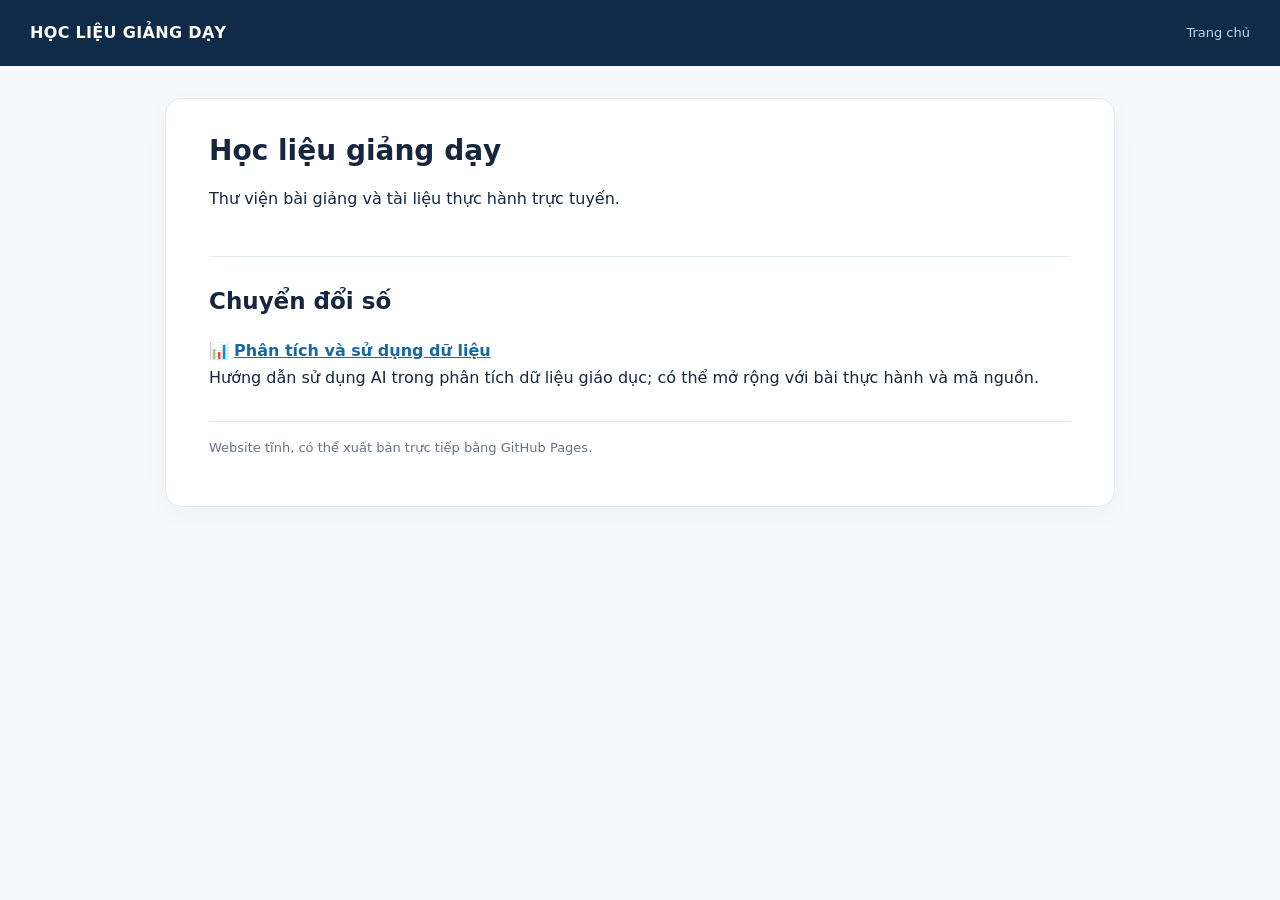
<file: index.html>
<!doctype html><html lang="vi"><head><meta charset="utf-8"><meta name="viewport" content="width=device-width,initial-scale=1"><title>Học liệu giảng dạy</title><link rel="stylesheet" href="assets/style.css"></head><body><header class="top"><span class="brand">HỌC LIỆU GIẢNG DẠY</span><span class="crumbs">Trang chủ</span></header><main class="article" style="max-width:950px;margin:32px auto"><h1>Học liệu giảng dạy</h1><p>Thư viện bài giảng và tài liệu thực hành trực tuyến.</p><h2>Chuyển đổi số</h2><p>📊 <a href="chuyen-doi-so/phan-tich-va-su-dung-du-lieu/index.html"><strong>Phân tích và sử dụng dữ liệu</strong></a><br>Hướng dẫn sử dụng AI trong phân tích dữ liệu giáo dục; có thể mở rộng với bài thực hành và mã nguồn.</p><p class="footer">Website tĩnh, có thể xuất bản trực tiếp bằng GitHub Pages.</p></main></body></html>
</file>
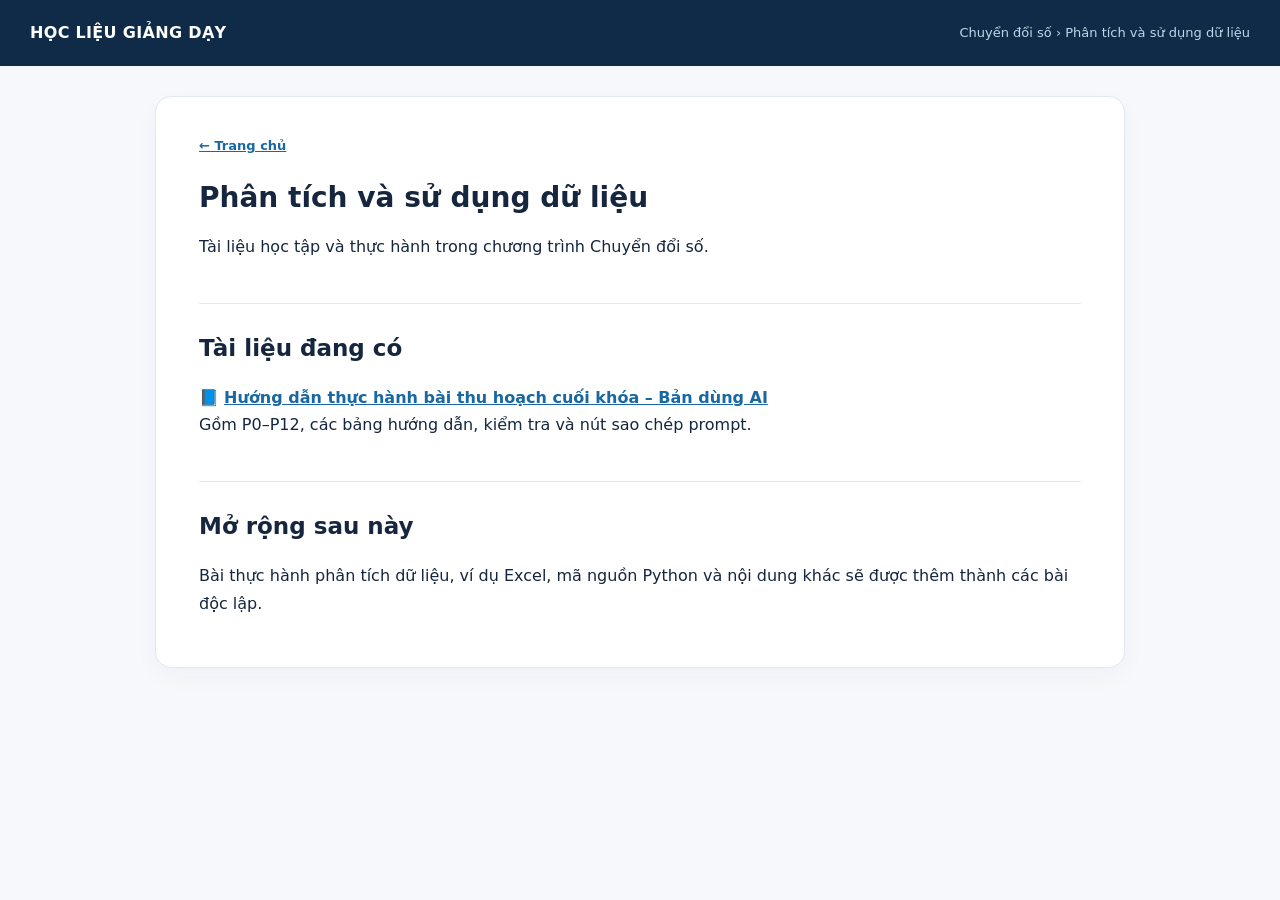
<file: chuyen-doi-so/phan-tich-va-su-dung-du-lieu/index.html>
<!doctype html><html lang="vi"><head><meta charset="utf-8"><meta name="viewport" content="width=device-width,initial-scale=1"><title>Phân tích và sử dụng dữ liệu</title><link rel="stylesheet" href="../../assets/style.css"></head><body><header class="top"><a class="brand" href="../../index.html">HỌC LIỆU GIẢNG DẠY</a><span class="crumbs">Chuyển đổi số › Phân tích và sử dụng dữ liệu</span></header><main class="article" style="max-width:970px;margin:30px auto"><a class="back" href="../../index.html">← Trang chủ</a><h1 style="margin-top:22px">Phân tích và sử dụng dữ liệu</h1><p>Tài liệu học tập và thực hành trong chương trình Chuyển đổi số.</p><h2>Tài liệu đang có</h2><p>📘 <a href="bai-thu-hoach-cuoi-khoa/index.html"><strong>Hướng dẫn thực hành bài thu hoạch cuối khóa – Bản dùng AI</strong></a><br>Gồm P0–P12, các bảng hướng dẫn, kiểm tra và nút sao chép prompt.</p><h2>Mở rộng sau này</h2><p>Bài thực hành phân tích dữ liệu, ví dụ Excel, mã nguồn Python và nội dung khác sẽ được thêm thành các bài độc lập.</p></main></body></html>
</file>
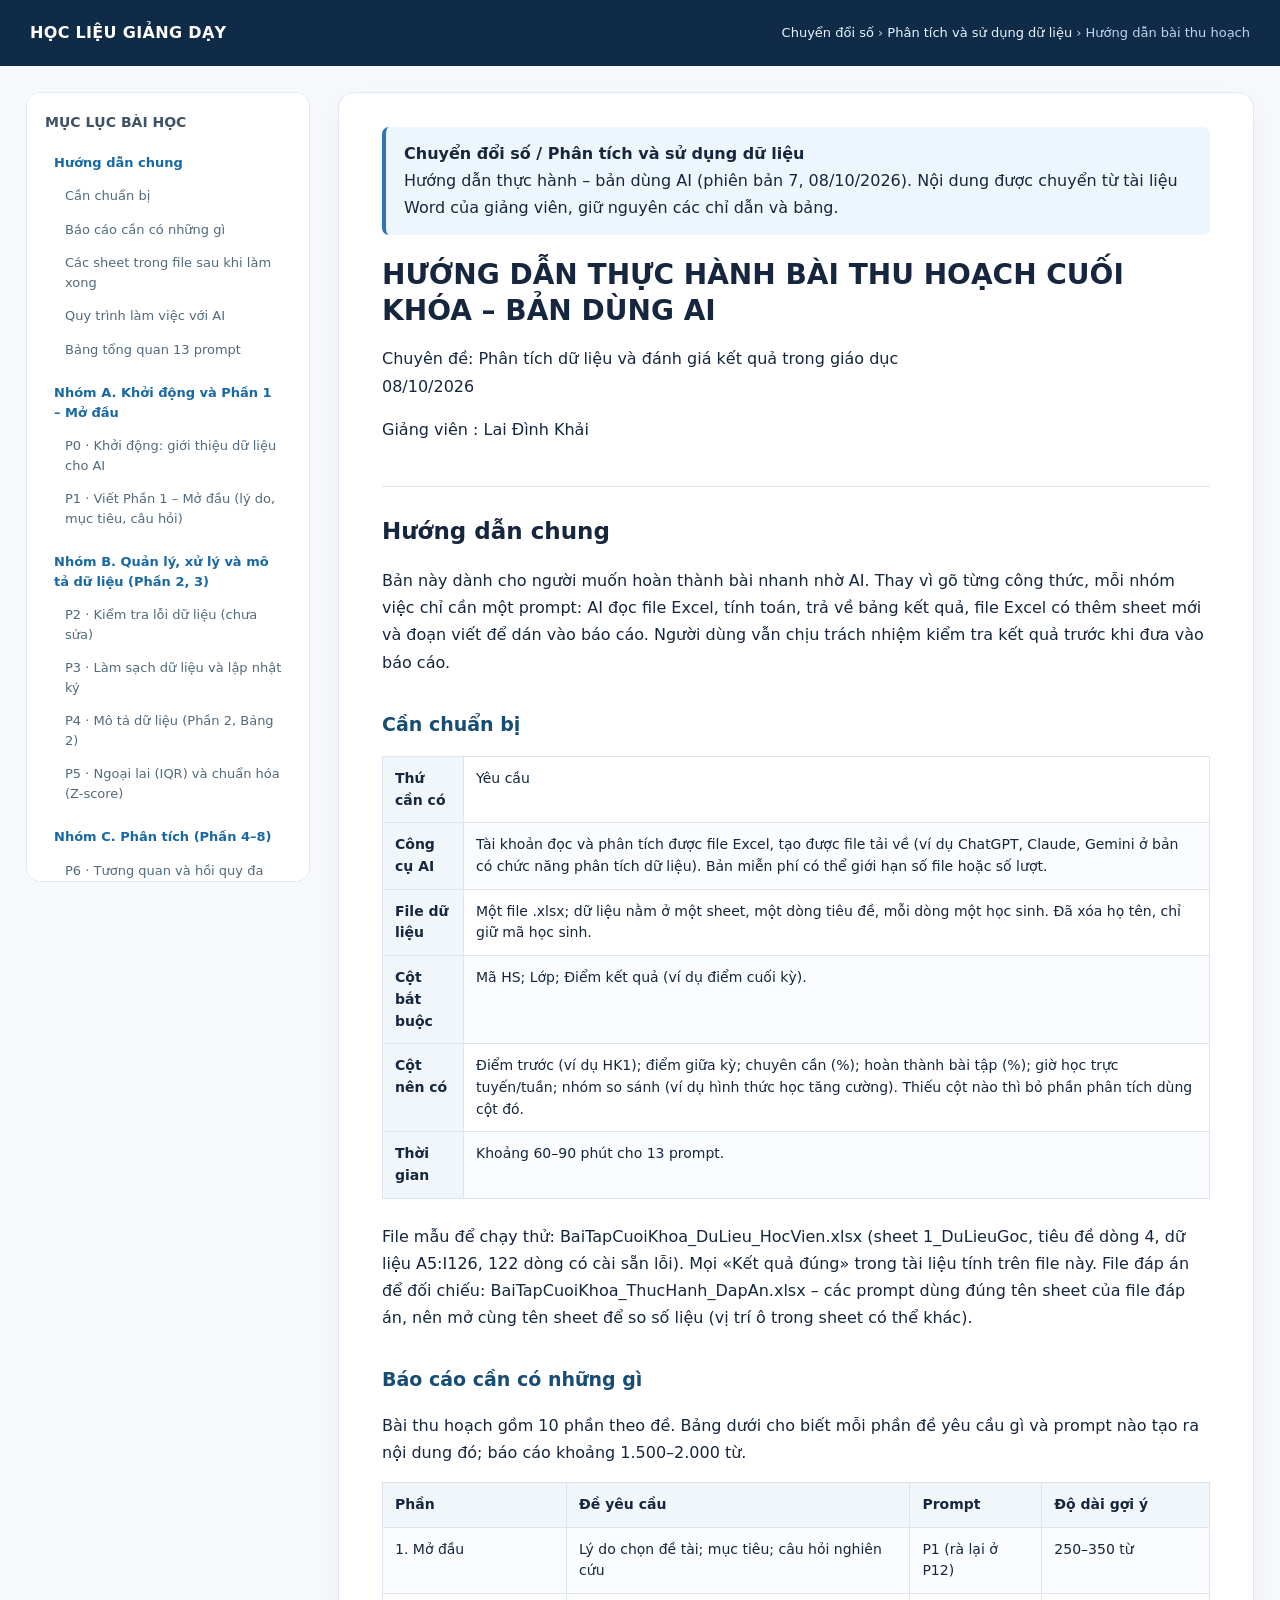
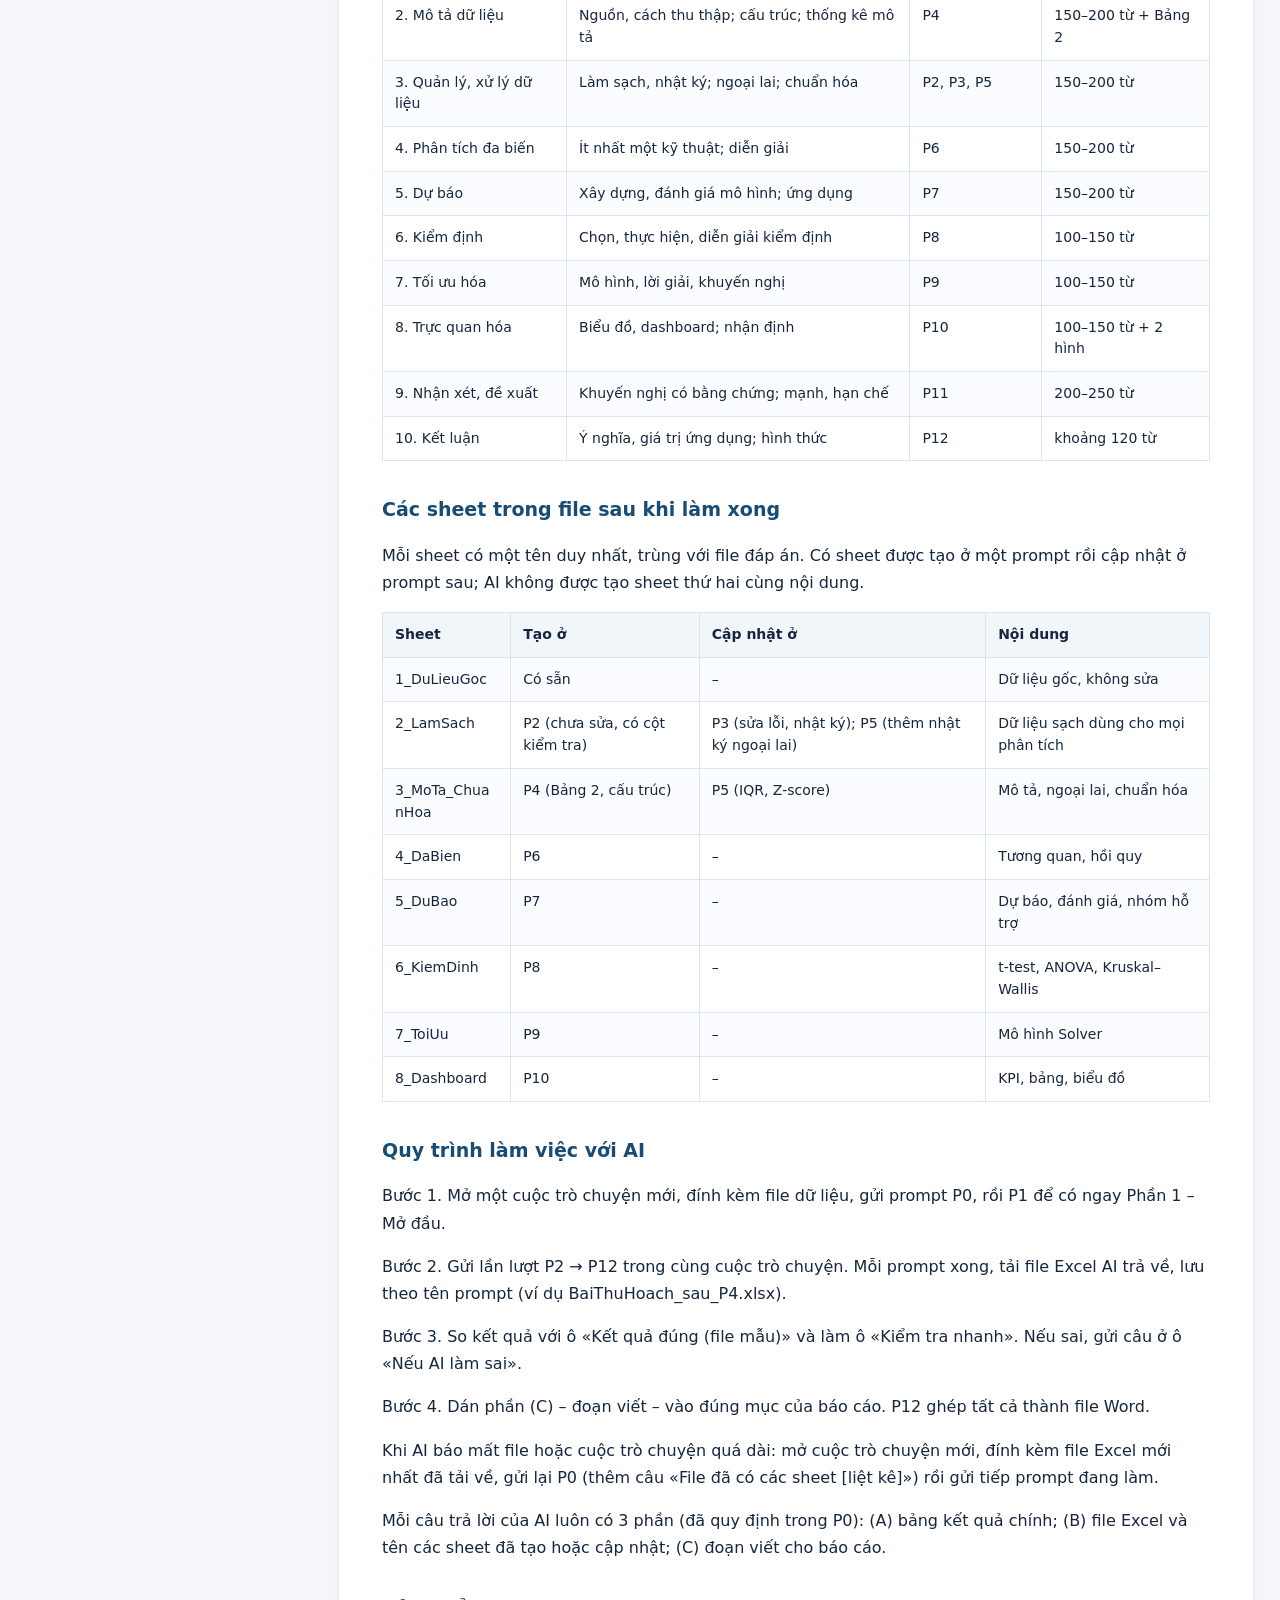
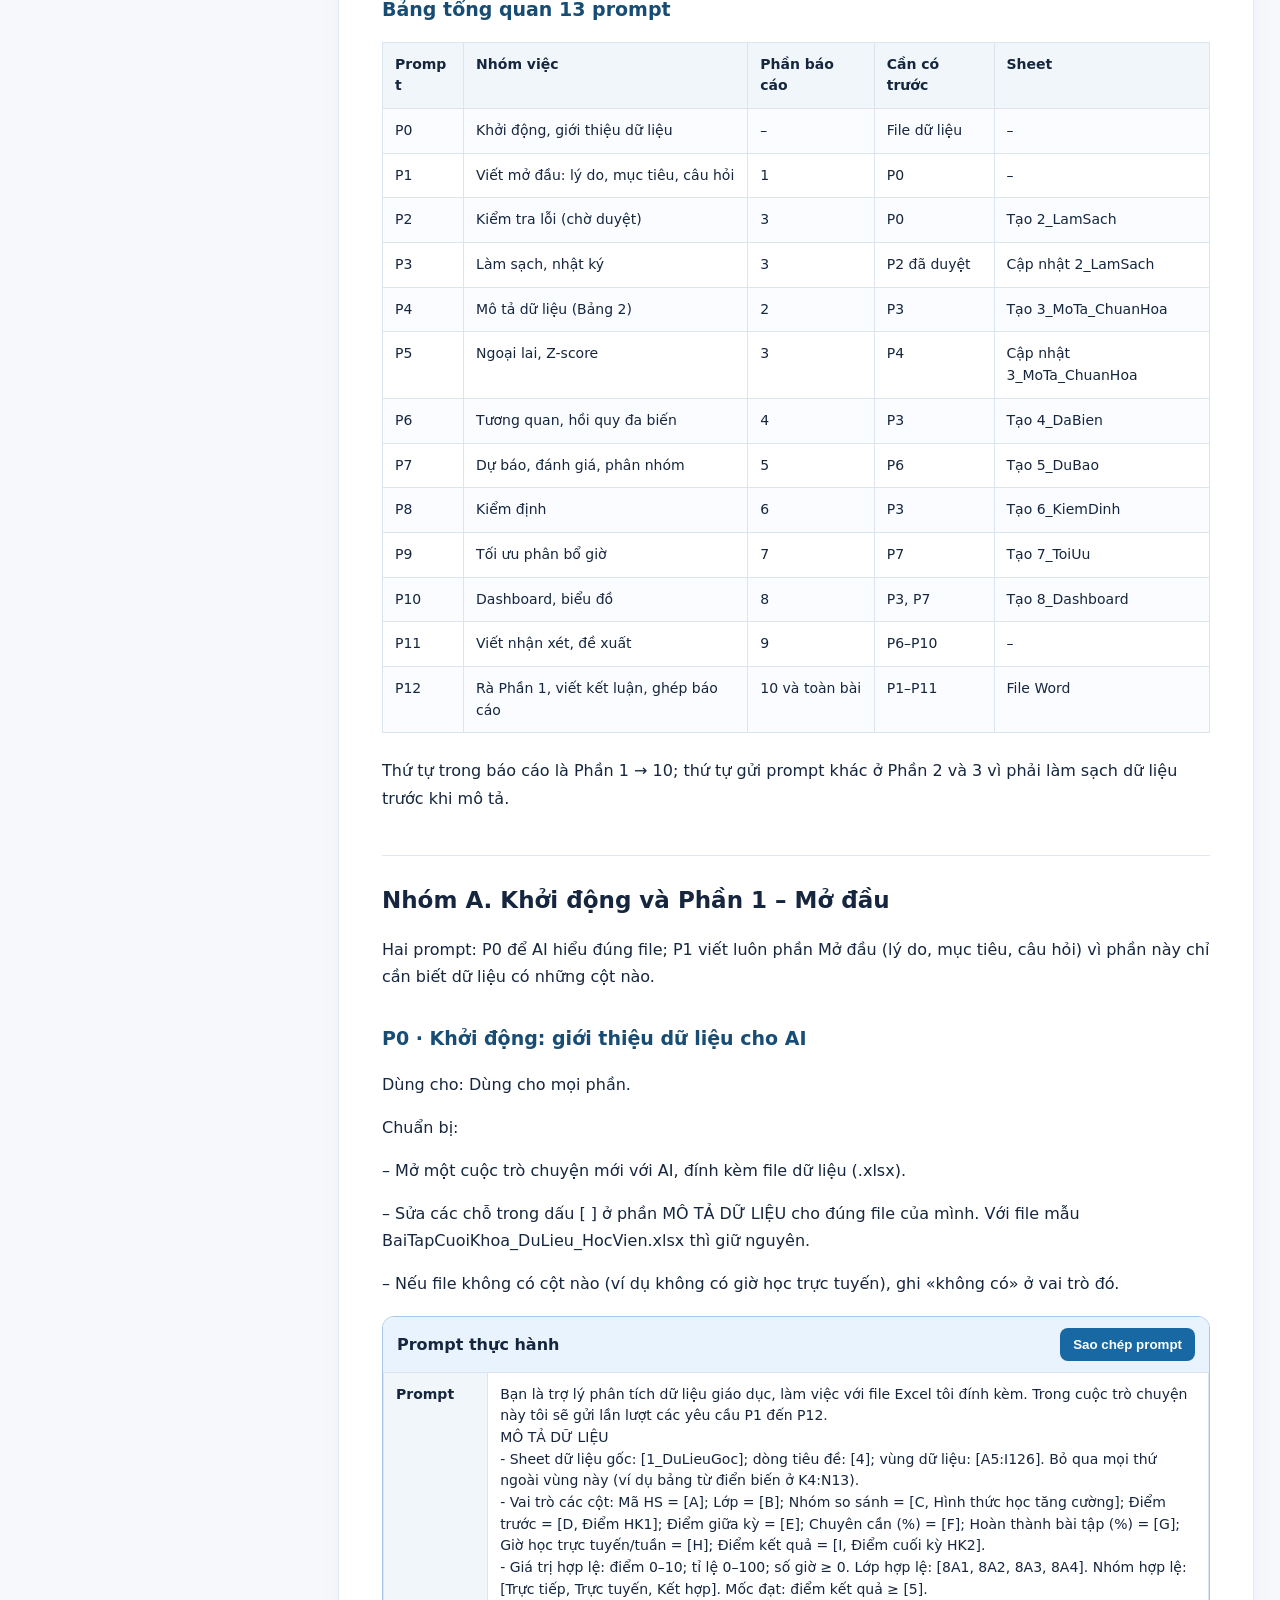
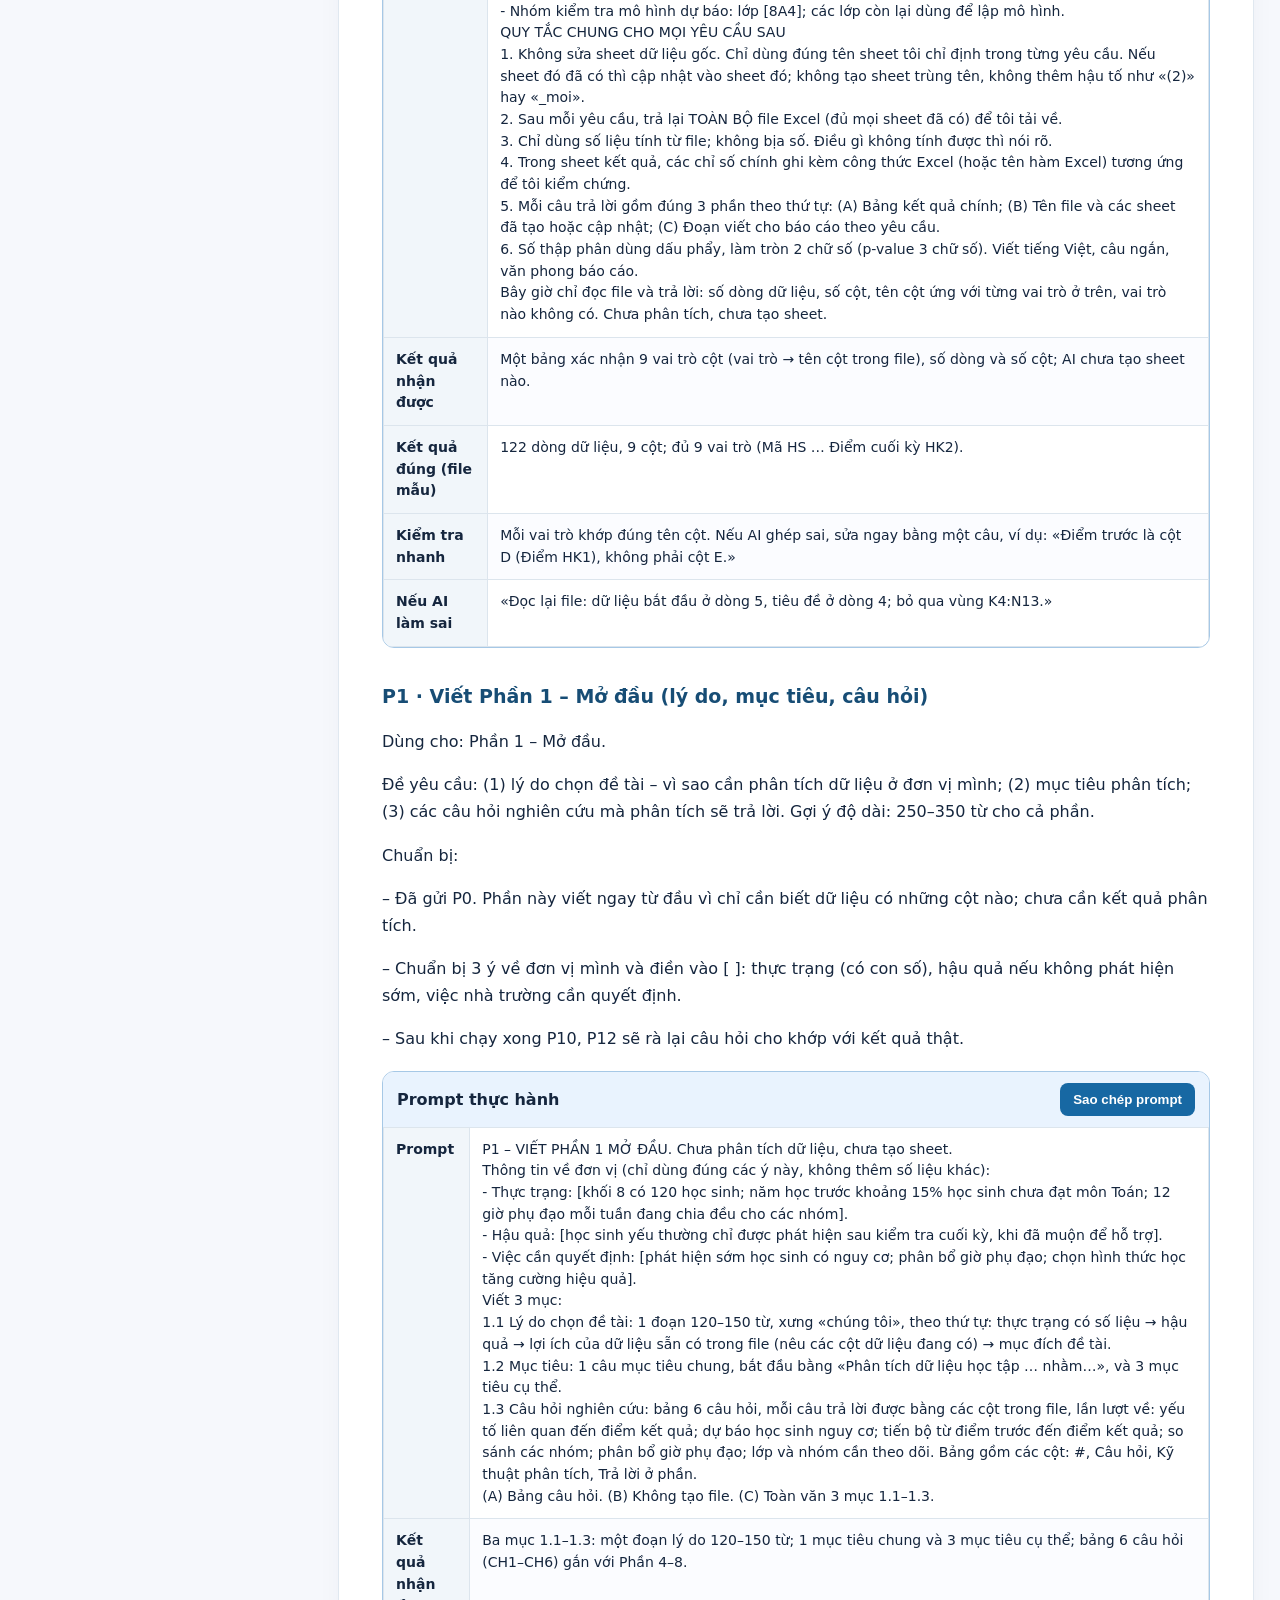
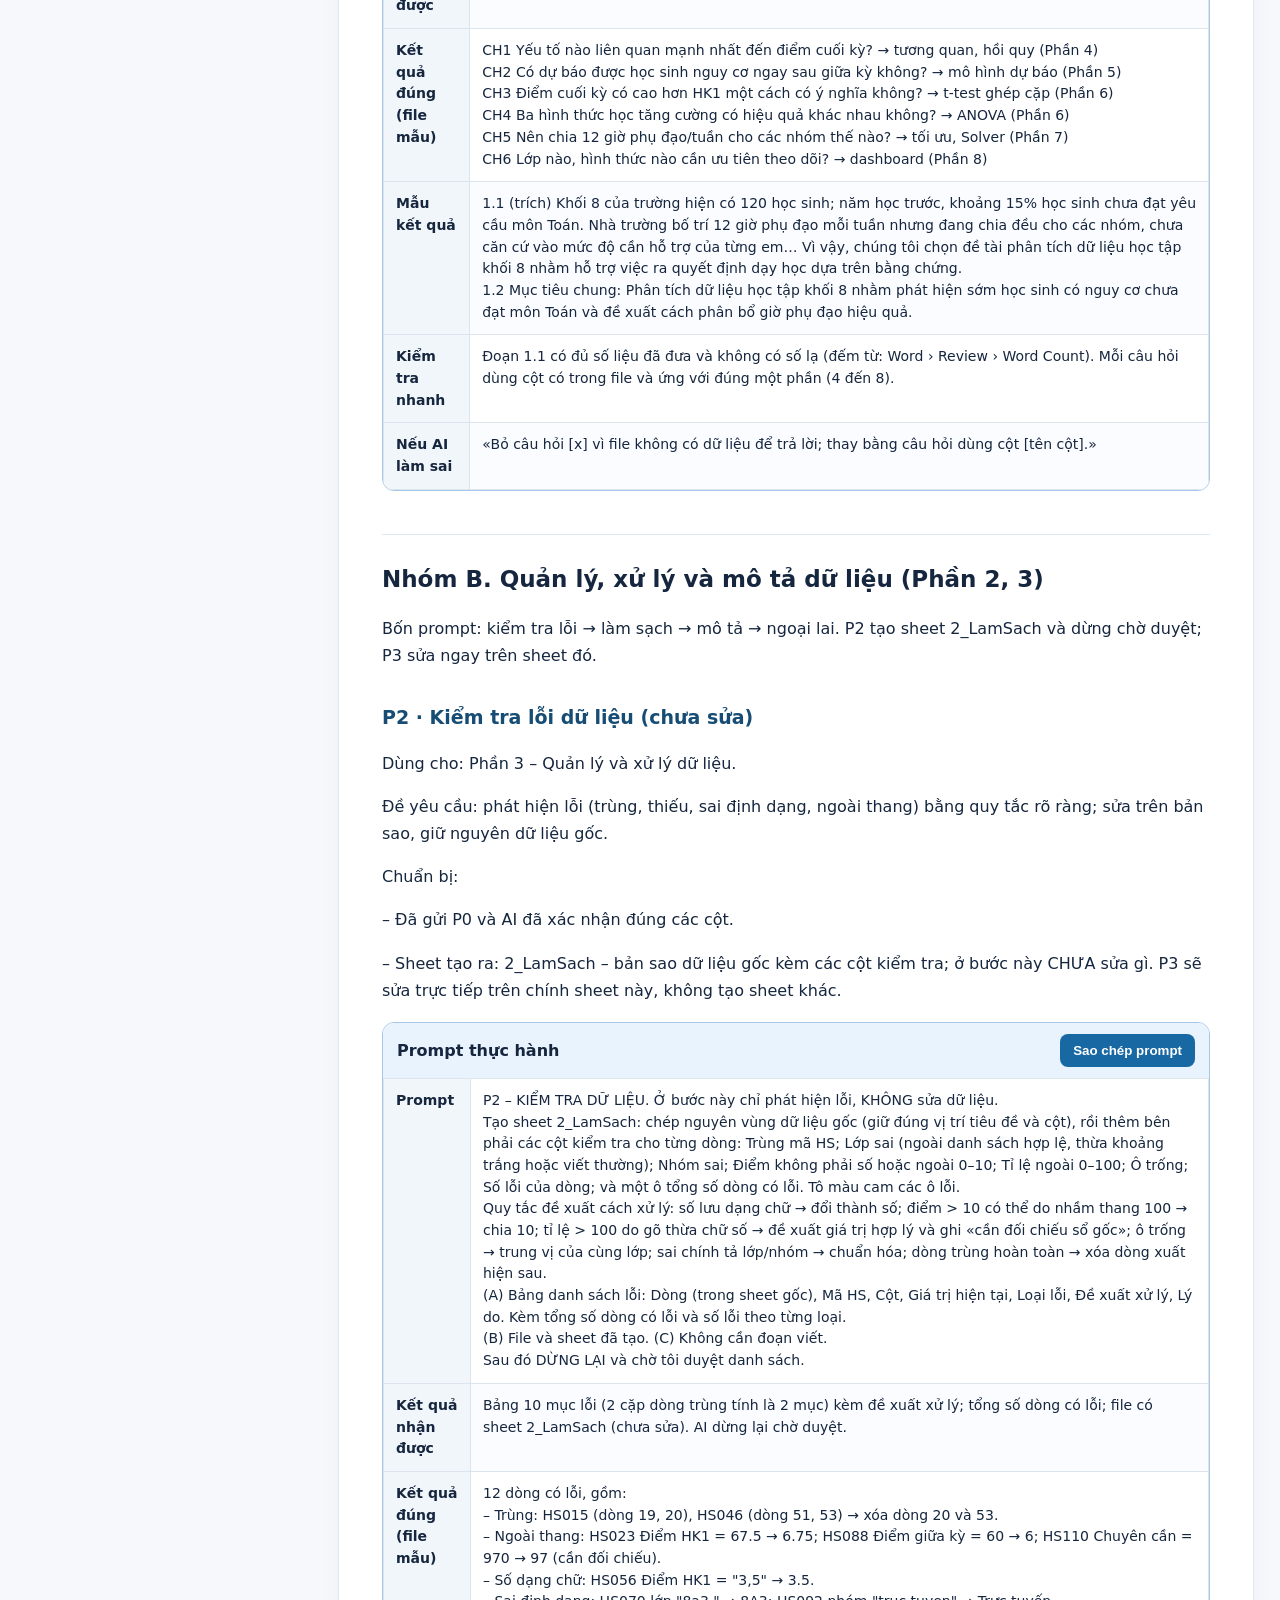
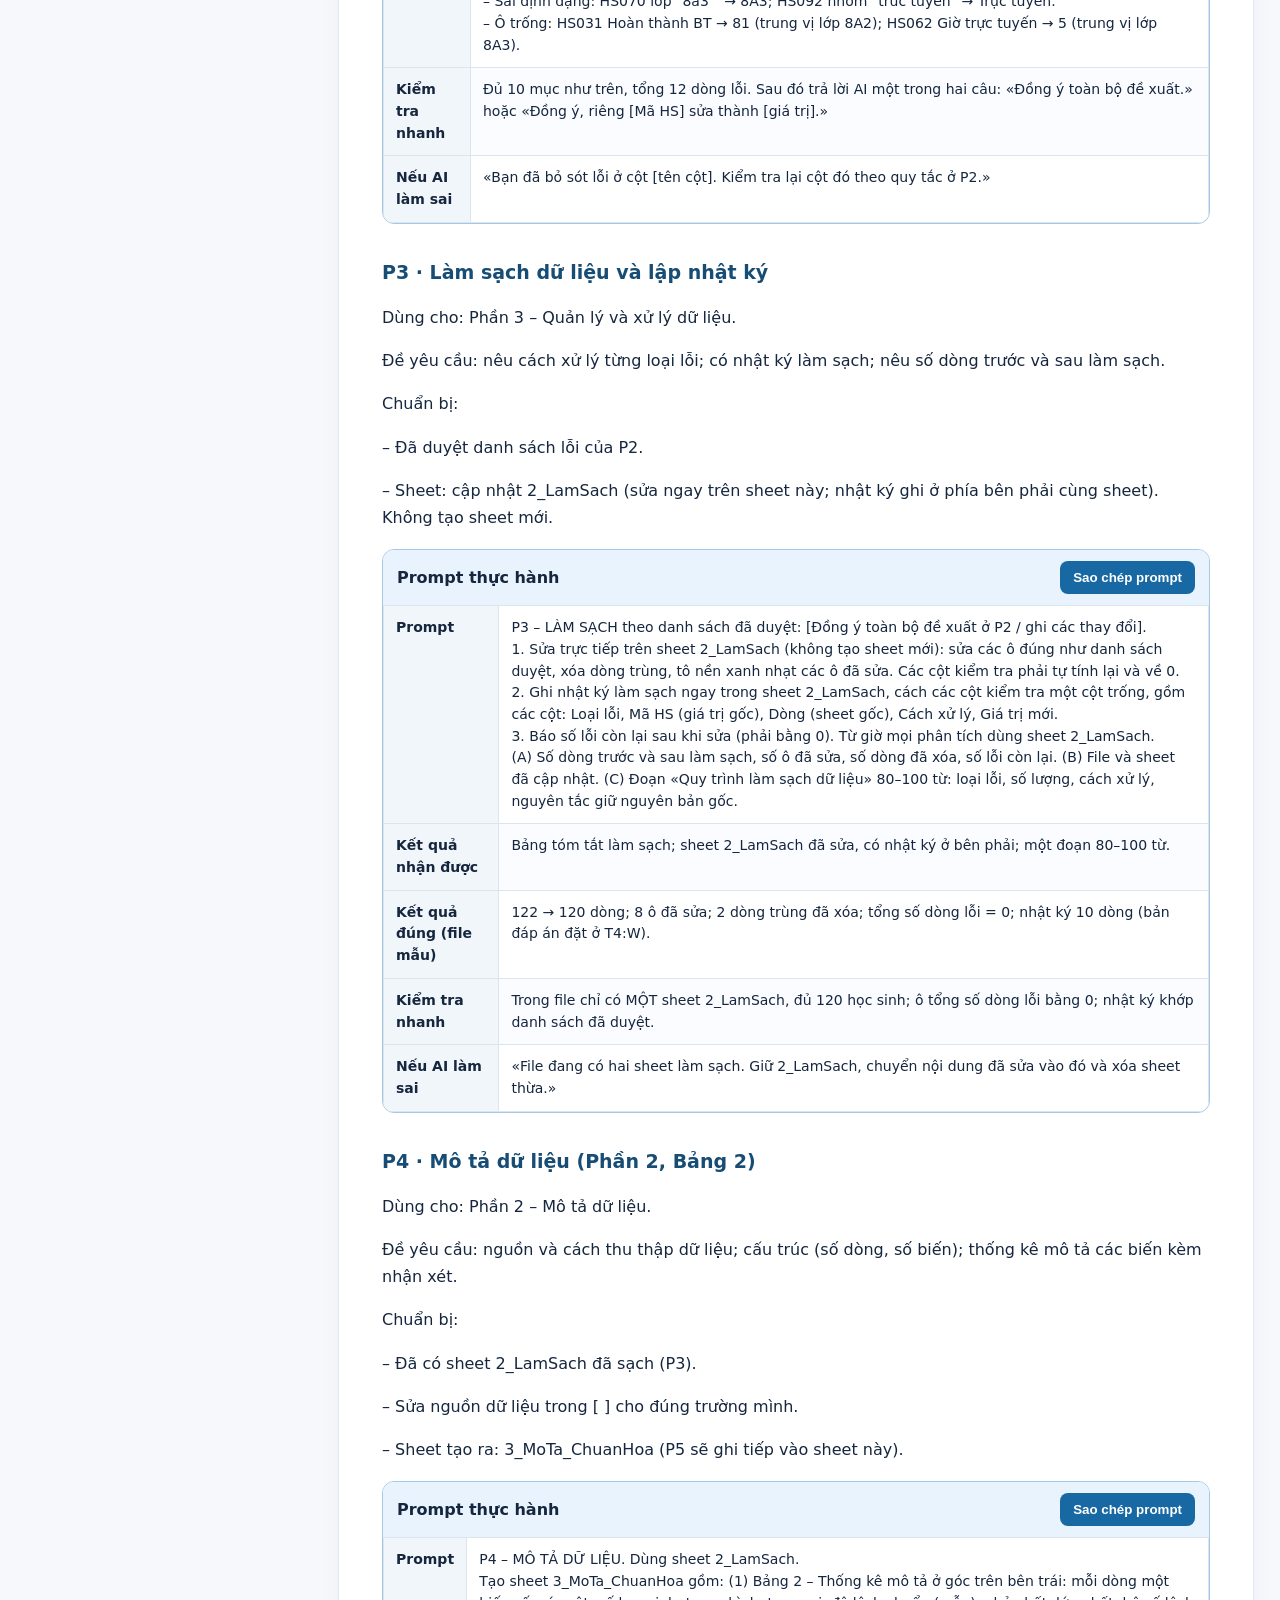
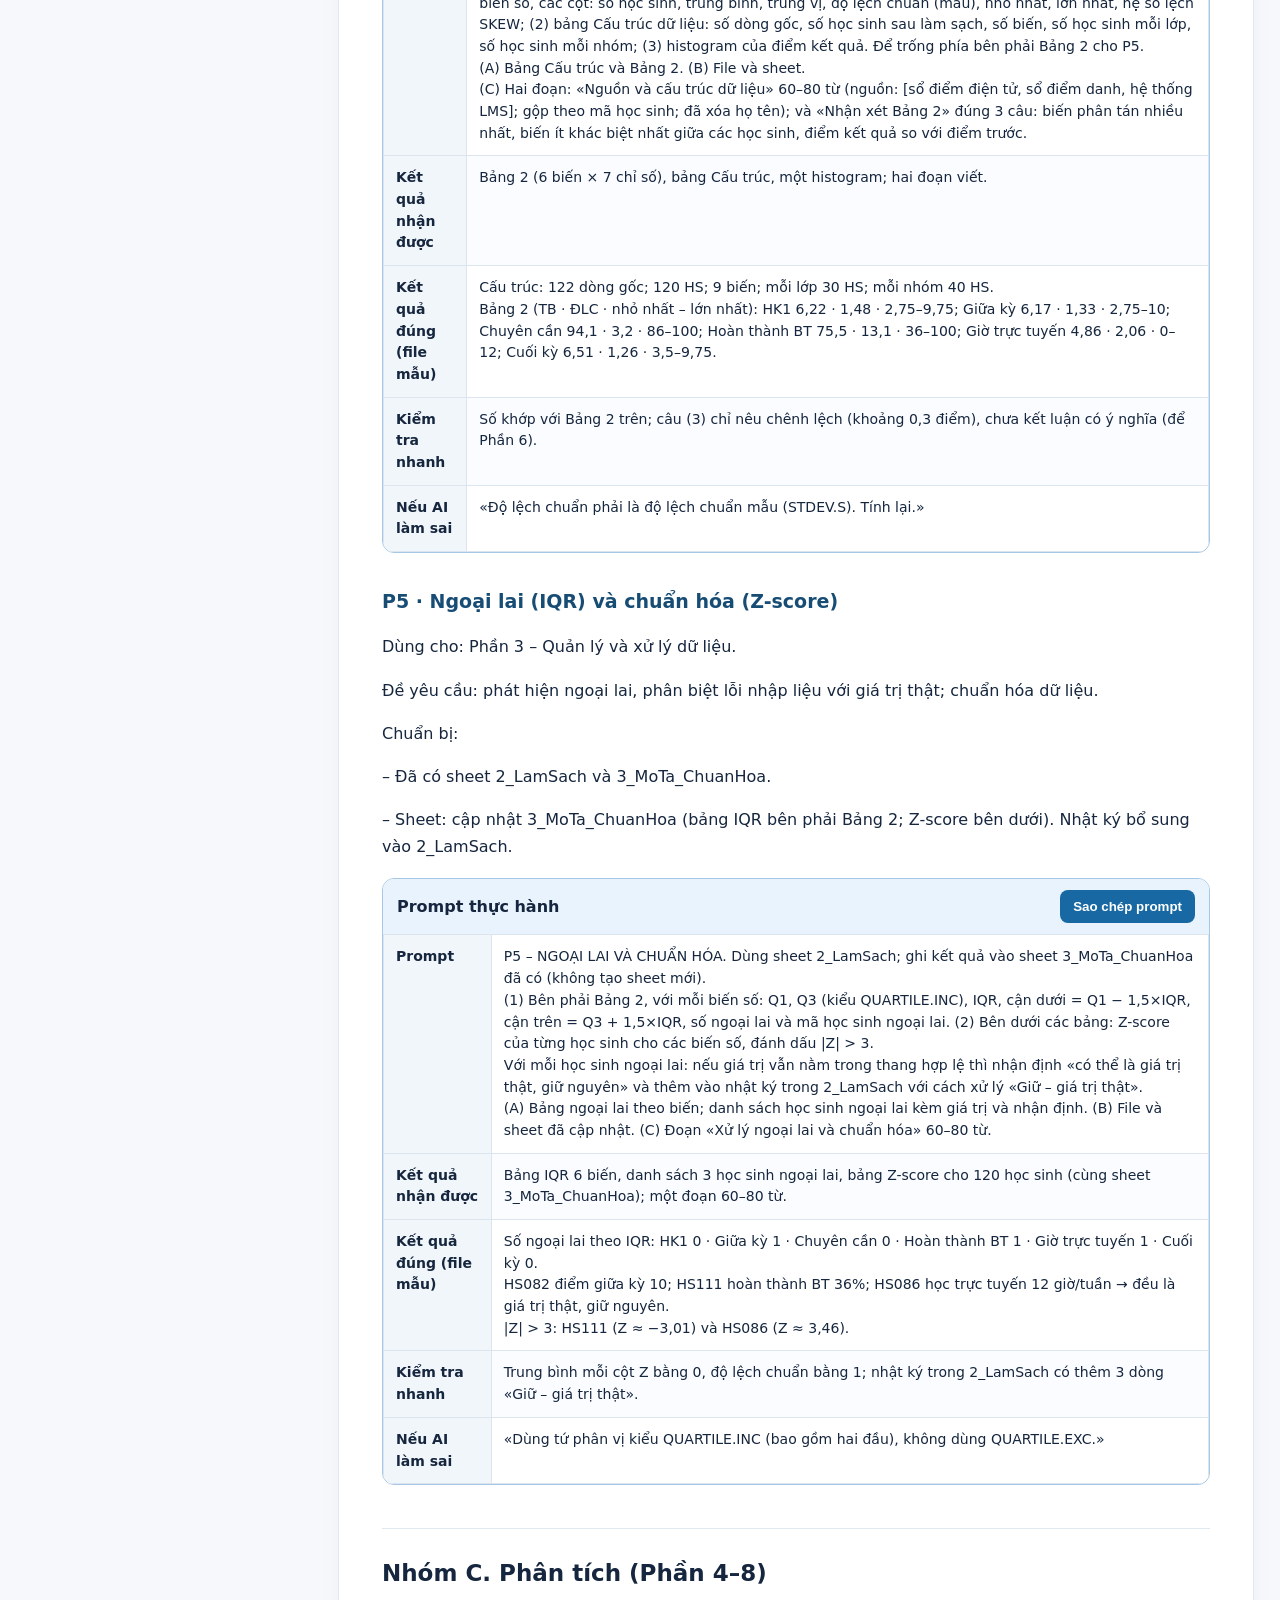
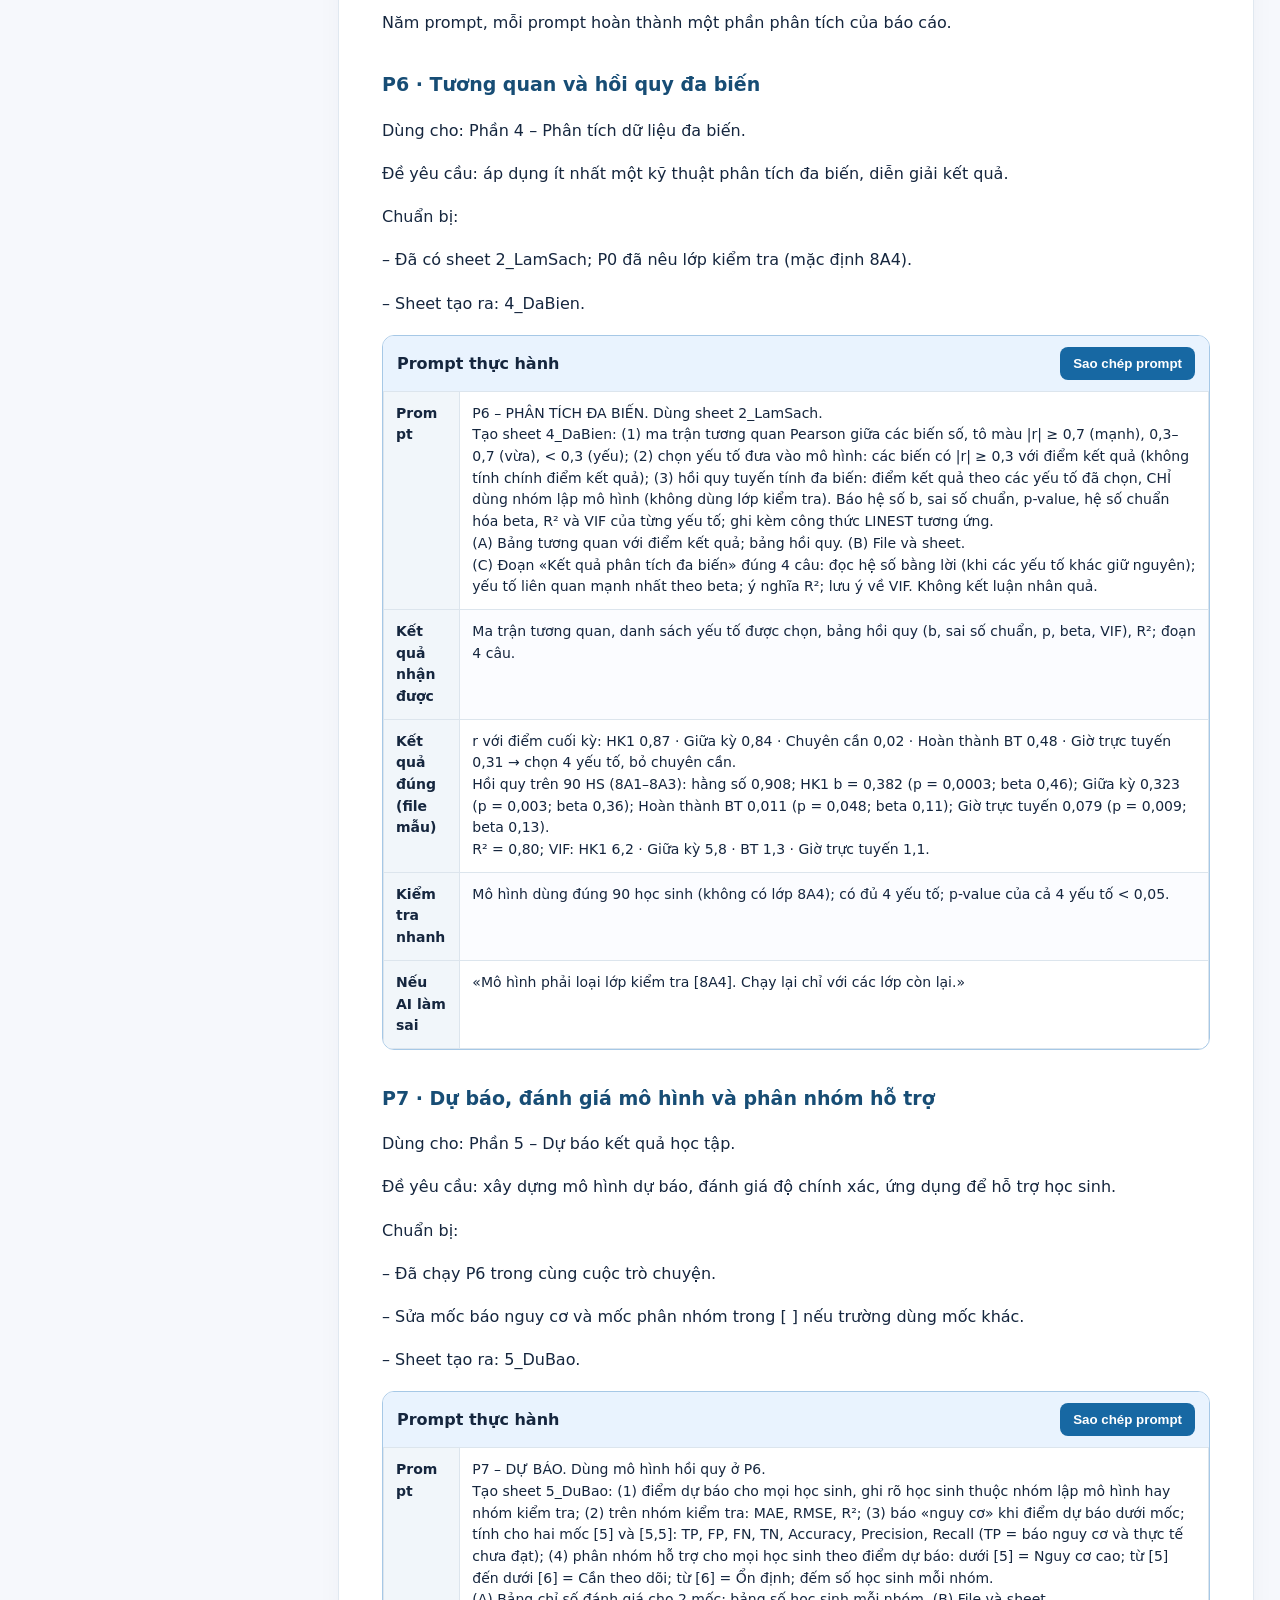
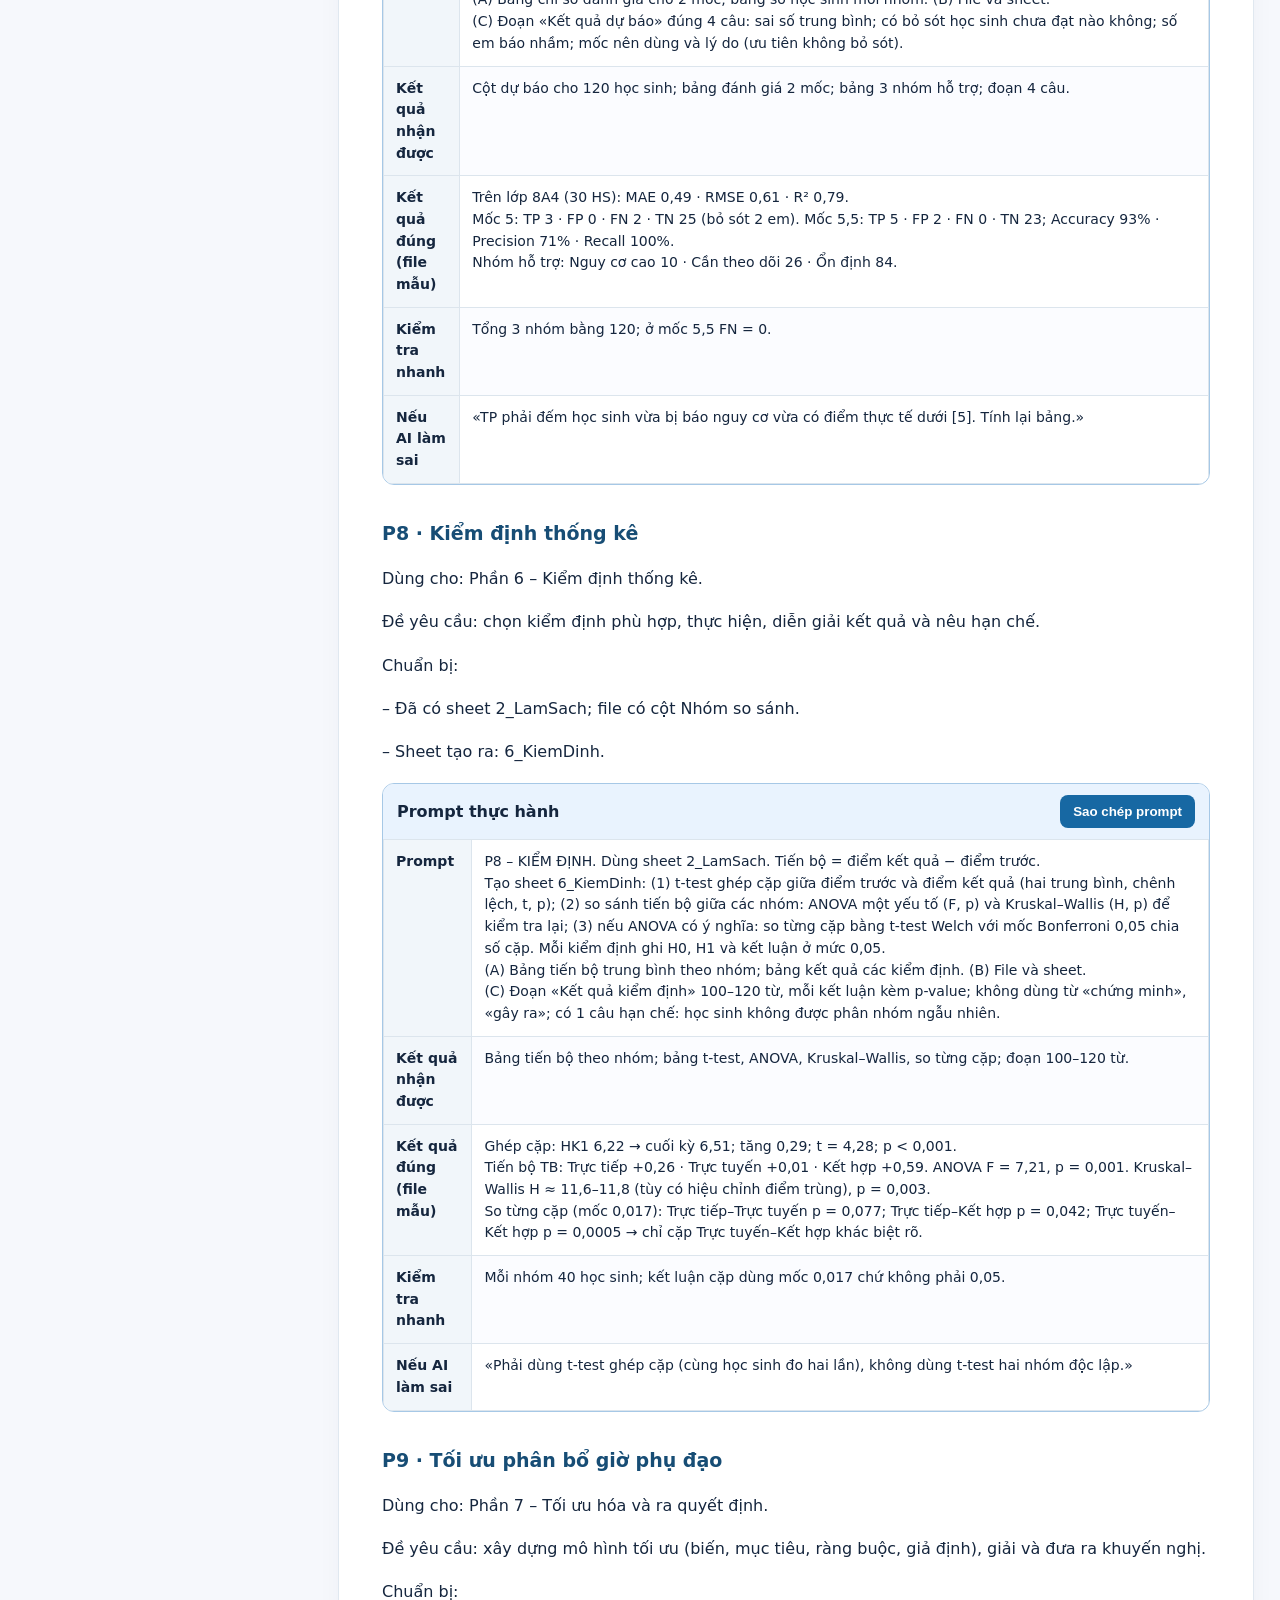
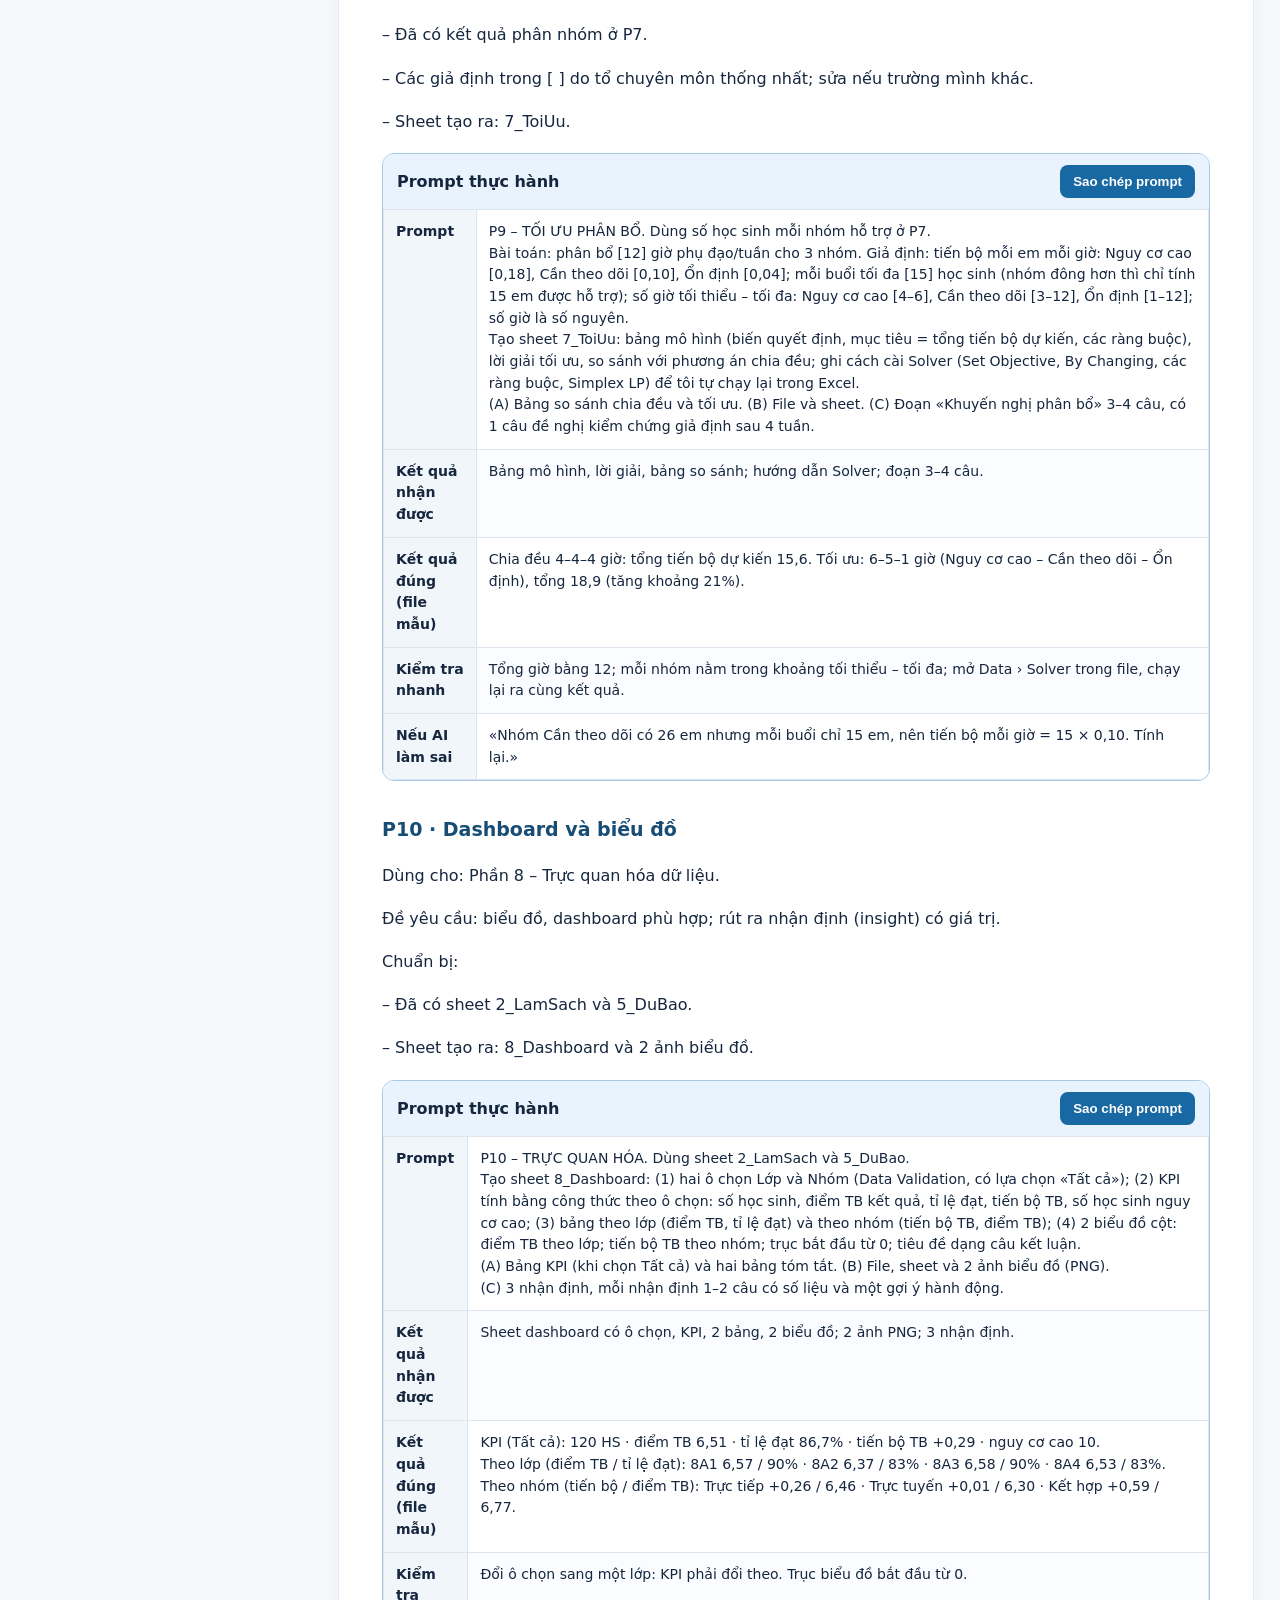
<file: chuyen-doi-so/phan-tich-va-su-dung-du-lieu/bai-thu-hoach-cuoi-khoa/index.html>
<!doctype html><html lang="vi"><head><meta charset="utf-8"><meta name="viewport" content="width=device-width,initial-scale=1"><meta name="description" content="Hướng dẫn thực hành bài thu hoạch cuối khóa bằng AI; P0 đến P12."><title>Hướng dẫn bài thu hoạch bằng AI | Học liệu</title><link rel="stylesheet" href="../../../assets/style.css"></head><body><header class="top"><a class="brand" href="../../../index.html">HỌC LIỆU GIẢNG DẠY</a><span class="crumbs"><a href="../../../index.html">Chuyển đổi số</a> › <a href="../index.html">Phân tích và sử dụng dữ liệu</a> › Hướng dẫn bài thu hoạch</span></header><div class="layout"><aside class="sidebar"><h2>MỤC LỤC BÀI HỌC</h2><a class="nav-2" href="#muc-2">Hướng dẫn chung</a><a class="nav-3" href="#muc-3">Cần chuẩn bị</a><a class="nav-3" href="#muc-4">Báo cáo cần có những gì</a><a class="nav-3" href="#muc-5">Các sheet trong file sau khi làm xong</a><a class="nav-3" href="#muc-6">Quy trình làm việc với AI</a><a class="nav-3" href="#muc-7">Bảng tổng quan 13 prompt</a><a class="nav-2" href="#muc-8">Nhóm A. Khởi động và Phần 1 – Mở đầu</a><a class="nav-3" href="#p0">P0 · Khởi động: giới thiệu dữ liệu cho AI</a><a class="nav-3" href="#p1">P1 · Viết Phần 1 – Mở đầu (lý do, mục tiêu, câu hỏi)</a><a class="nav-2" href="#muc-11">Nhóm B. Quản lý, xử lý và mô tả dữ liệu (Phần 2, 3)</a><a class="nav-3" href="#p2">P2 · Kiểm tra lỗi dữ liệu (chưa sửa)</a><a class="nav-3" href="#p3">P3 · Làm sạch dữ liệu và lập nhật ký</a><a class="nav-3" href="#p4">P4 · Mô tả dữ liệu (Phần 2, Bảng 2)</a><a class="nav-3" href="#p5">P5 · Ngoại lai (IQR) và chuẩn hóa (Z-score)</a><a class="nav-2" href="#muc-16">Nhóm C. Phân tích (Phần 4–8)</a><a class="nav-3" href="#p6">P6 · Tương quan và hồi quy đa biến</a><a class="nav-3" href="#p7">P7 · Dự báo, đánh giá mô hình và phân nhóm hỗ trợ</a><a class="nav-3" href="#p8">P8 · Kiểm định thống kê</a><a class="nav-3" href="#p9">P9 · Tối ưu phân bổ giờ phụ đạo</a><a class="nav-3" href="#p10">P10 · Dashboard và biểu đồ</a><a class="nav-2" href="#muc-22">Nhóm D. Viết và hoàn thiện báo cáo (Phần 9, 10)</a><a class="nav-3" href="#p11">P11 · Viết Phần 9 – Nhận xét, đề xuất, hạn chế</a><a class="nav-3" href="#p12">P12 · Viết Phần 10, rà Phần 1 và ghép báo cáo Word</a><a class="nav-2" href="#muc-25">Phụ lục. Lỗi thường gặp khi dùng AI</a></aside><main class="article"><div class="intro"><strong>Chuyển đổi số / Phân tích và sử dụng dữ liệu</strong><br>Hướng dẫn thực hành – bản dùng AI (phiên bản 7, 08/10/2026). Nội dung được chuyển từ tài liệu Word của giảng viên, giữ nguyên các chỉ dẫn và bảng.</div><h1 id="muc-1">HƯỚNG DẪN THỰC HÀNH BÀI THU HOẠCH CUỐI KHÓA – BẢN DÙNG AI</h1>
<p>Chuyên đề: Phân tích dữ liệu và đánh giá kết quả trong giáo dục<br>08/10/2026</p>
<p>Giảng viên : Lai Đình Khải</p>
<h2 id="muc-2">Hướng dẫn chung</h2>
<p>Bản này dành cho người muốn hoàn thành bài nhanh nhờ AI. Thay vì gõ từng công thức, mỗi nhóm việc chỉ cần một prompt: AI đọc file Excel, tính toán, trả về bảng kết quả, file Excel có thêm sheet mới và đoạn viết để dán vào báo cáo. Người dùng vẫn chịu trách nhiệm kiểm tra kết quả trước khi đưa vào báo cáo.</p>
<h3 id="muc-3">Cần chuẩn bị</h3>
<div class="table-scroll"><table><tr><th>Thứ cần có</th><td>Yêu cầu</td></tr><tr><th>Công cụ AI</th><td>Tài khoản đọc và phân tích được file Excel, tạo được file tải về (ví dụ ChatGPT, Claude, Gemini ở bản có chức năng phân tích dữ liệu). Bản miễn phí có thể giới hạn số file hoặc số lượt.</td></tr><tr><th>File dữ liệu</th><td>Một file .xlsx; dữ liệu nằm ở một sheet, một dòng tiêu đề, mỗi dòng một học sinh. Đã xóa họ tên, chỉ giữ mã học sinh.</td></tr><tr><th>Cột bắt buộc</th><td>Mã HS; Lớp; Điểm kết quả (ví dụ điểm cuối kỳ).</td></tr><tr><th>Cột nên có</th><td>Điểm trước (ví dụ HK1); điểm giữa kỳ; chuyên cần (%); hoàn thành bài tập (%); giờ học trực tuyến/tuần; nhóm so sánh (ví dụ hình thức học tăng cường). Thiếu cột nào thì bỏ phần phân tích dùng cột đó.</td></tr><tr><th>Thời gian</th><td>Khoảng 60–90 phút cho 13 prompt.</td></tr></table></div>
<p>File mẫu để chạy thử: BaiTapCuoiKhoa_DuLieu_HocVien.xlsx (sheet 1_DuLieuGoc, tiêu đề dòng 4, dữ liệu A5:I126, 122 dòng có cài sẵn lỗi). Mọi «Kết quả đúng» trong tài liệu tính trên file này. File đáp án để đối chiếu: BaiTapCuoiKhoa_ThucHanh_DapAn.xlsx – các prompt dùng đúng tên sheet của file đáp án, nên mở cùng tên sheet để so số liệu (vị trí ô trong sheet có thể khác).</p>
<h3 id="muc-4">Báo cáo cần có những gì</h3>
<p>Bài thu hoạch gồm 10 phần theo đề. Bảng dưới cho biết mỗi phần đề yêu cầu gì và prompt nào tạo ra nội dung đó; báo cáo khoảng 1.500–2.000 từ.</p>
<div class="table-scroll"><table><tr><th>Phần</th><th>Đề yêu cầu</th><th>Prompt</th><th>Độ dài gợi ý</th></tr><tr><td>1. Mở đầu</td><td>Lý do chọn đề tài; mục tiêu; câu hỏi nghiên cứu</td><td>P1 (rà lại ở P12)</td><td>250–350 từ</td></tr><tr><td>2. Mô tả dữ liệu</td><td>Nguồn, cách thu thập; cấu trúc; thống kê mô tả</td><td>P4</td><td>150–200 từ + Bảng 2</td></tr><tr><td>3. Quản lý, xử lý dữ liệu</td><td>Làm sạch, nhật ký; ngoại lai; chuẩn hóa</td><td>P2, P3, P5</td><td>150–200 từ</td></tr><tr><td>4. Phân tích đa biến</td><td>Ít nhất một kỹ thuật; diễn giải</td><td>P6</td><td>150–200 từ</td></tr><tr><td>5. Dự báo</td><td>Xây dựng, đánh giá mô hình; ứng dụng</td><td>P7</td><td>150–200 từ</td></tr><tr><td>6. Kiểm định</td><td>Chọn, thực hiện, diễn giải kiểm định</td><td>P8</td><td>100–150 từ</td></tr><tr><td>7. Tối ưu hóa</td><td>Mô hình, lời giải, khuyến nghị</td><td>P9</td><td>100–150 từ</td></tr><tr><td>8. Trực quan hóa</td><td>Biểu đồ, dashboard; nhận định</td><td>P10</td><td>100–150 từ + 2 hình</td></tr><tr><td>9. Nhận xét, đề xuất</td><td>Khuyến nghị có bằng chứng; mạnh, hạn chế</td><td>P11</td><td>200–250 từ</td></tr><tr><td>10. Kết luận</td><td>Ý nghĩa, giá trị ứng dụng; hình thức</td><td>P12</td><td>khoảng 120 từ</td></tr></table></div>
<h3 id="muc-5">Các sheet trong file sau khi làm xong</h3>
<p>Mỗi sheet có một tên duy nhất, trùng với file đáp án. Có sheet được tạo ở một prompt rồi cập nhật ở prompt sau; AI không được tạo sheet thứ hai cùng nội dung.</p>
<div class="table-scroll"><table><tr><th>Sheet</th><th>Tạo ở</th><th>Cập nhật ở</th><th>Nội dung</th></tr><tr><td>1_DuLieuGoc</td><td>Có sẵn</td><td>–</td><td>Dữ liệu gốc, không sửa</td></tr><tr><td>2_LamSach</td><td>P2 (chưa sửa, có cột kiểm tra)</td><td>P3 (sửa lỗi, nhật ký); P5 (thêm nhật ký ngoại lai)</td><td>Dữ liệu sạch dùng cho mọi phân tích</td></tr><tr><td>3_MoTa_ChuanHoa</td><td>P4 (Bảng 2, cấu trúc)</td><td>P5 (IQR, Z-score)</td><td>Mô tả, ngoại lai, chuẩn hóa</td></tr><tr><td>4_DaBien</td><td>P6</td><td>–</td><td>Tương quan, hồi quy</td></tr><tr><td>5_DuBao</td><td>P7</td><td>–</td><td>Dự báo, đánh giá, nhóm hỗ trợ</td></tr><tr><td>6_KiemDinh</td><td>P8</td><td>–</td><td>t-test, ANOVA, Kruskal–Wallis</td></tr><tr><td>7_ToiUu</td><td>P9</td><td>–</td><td>Mô hình Solver</td></tr><tr><td>8_Dashboard</td><td>P10</td><td>–</td><td>KPI, bảng, biểu đồ</td></tr></table></div>
<h3 id="muc-6">Quy trình làm việc với AI</h3>
<p>Bước 1. Mở một cuộc trò chuyện mới, đính kèm file dữ liệu, gửi prompt P0, rồi P1 để có ngay Phần 1 – Mở đầu.</p>
<p>Bước 2. Gửi lần lượt P2 → P12 trong cùng cuộc trò chuyện. Mỗi prompt xong, tải file Excel AI trả về, lưu theo tên prompt (ví dụ BaiThuHoach_sau_P4.xlsx).</p>
<p>Bước 3. So kết quả với ô «Kết quả đúng (file mẫu)» và làm ô «Kiểm tra nhanh». Nếu sai, gửi câu ở ô «Nếu AI làm sai».</p>
<p>Bước 4. Dán phần (C) – đoạn viết – vào đúng mục của báo cáo. P12 ghép tất cả thành file Word.</p>
<p>Khi AI báo mất file hoặc cuộc trò chuyện quá dài: mở cuộc trò chuyện mới, đính kèm file Excel mới nhất đã tải về, gửi lại P0 (thêm câu «File đã có các sheet [liệt kê]») rồi gửi tiếp prompt đang làm.</p>
<p>Mỗi câu trả lời của AI luôn có 3 phần (đã quy định trong P0): (A) bảng kết quả chính; (B) file Excel và tên các sheet đã tạo hoặc cập nhật; (C) đoạn viết cho báo cáo.</p>
<h3 id="muc-7">Bảng tổng quan 13 prompt</h3>
<div class="table-scroll"><table><tr><th>Prompt</th><th>Nhóm việc</th><th>Phần báo cáo</th><th>Cần có trước</th><th>Sheet</th></tr><tr><td>P0</td><td>Khởi động, giới thiệu dữ liệu</td><td>–</td><td>File dữ liệu</td><td>–</td></tr><tr><td>P1</td><td>Viết mở đầu: lý do, mục tiêu, câu hỏi</td><td>1</td><td>P0</td><td>–</td></tr><tr><td>P2</td><td>Kiểm tra lỗi (chờ duyệt)</td><td>3</td><td>P0</td><td>Tạo 2_LamSach</td></tr><tr><td>P3</td><td>Làm sạch, nhật ký</td><td>3</td><td>P2 đã duyệt</td><td>Cập nhật 2_LamSach</td></tr><tr><td>P4</td><td>Mô tả dữ liệu (Bảng 2)</td><td>2</td><td>P3</td><td>Tạo 3_MoTa_ChuanHoa</td></tr><tr><td>P5</td><td>Ngoại lai, Z-score</td><td>3</td><td>P4</td><td>Cập nhật 3_MoTa_ChuanHoa</td></tr><tr><td>P6</td><td>Tương quan, hồi quy đa biến</td><td>4</td><td>P3</td><td>Tạo 4_DaBien</td></tr><tr><td>P7</td><td>Dự báo, đánh giá, phân nhóm</td><td>5</td><td>P6</td><td>Tạo 5_DuBao</td></tr><tr><td>P8</td><td>Kiểm định</td><td>6</td><td>P3</td><td>Tạo 6_KiemDinh</td></tr><tr><td>P9</td><td>Tối ưu phân bổ giờ</td><td>7</td><td>P7</td><td>Tạo 7_ToiUu</td></tr><tr><td>P10</td><td>Dashboard, biểu đồ</td><td>8</td><td>P3, P7</td><td>Tạo 8_Dashboard</td></tr><tr><td>P11</td><td>Viết nhận xét, đề xuất</td><td>9</td><td>P6–P10</td><td>–</td></tr><tr><td>P12</td><td>Rà Phần 1, viết kết luận, ghép báo cáo</td><td>10 và toàn bài</td><td>P1–P11</td><td>File Word</td></tr></table></div>
<p>Thứ tự trong báo cáo là Phần 1 → 10; thứ tự gửi prompt khác ở Phần 2 và 3 vì phải làm sạch dữ liệu trước khi mô tả.</p>
<h2 id="muc-8">Nhóm A. Khởi động và Phần 1 – Mở đầu</h2>
<p>Hai prompt: P0 để AI hiểu đúng file; P1 viết luôn phần Mở đầu (lý do, mục tiêu, câu hỏi) vì phần này chỉ cần biết dữ liệu có những cột nào.</p>
<h3 id="p0">P0 · Khởi động: giới thiệu dữ liệu cho AI</h3>
<p>Dùng cho: Dùng cho mọi phần.</p>
<p>Chuẩn bị:</p>
<p>– Mở một cuộc trò chuyện mới với AI, đính kèm file dữ liệu (.xlsx).</p>
<p>– Sửa các chỗ trong dấu [ ] ở phần MÔ TẢ DỮ LIỆU cho đúng file của mình. Với file mẫu BaiTapCuoiKhoa_DuLieu_HocVien.xlsx thì giữ nguyên.</p>
<p>– Nếu file không có cột nào (ví dụ không có giờ học trực tuyến), ghi «không có» ở vai trò đó.</p>
<div class="prompt-box"><div class="prompt-top"><strong>Prompt thực hành</strong><button type="button" class="copy" data-copy="Bạn là trợ lý phân tích dữ liệu giáo dục, làm việc với file Excel tôi đính kèm. Trong cuộc trò chuyện này tôi sẽ gửi lần lượt các yêu cầu P1 đến P12.
MÔ TẢ DỮ LIỆU
- Sheet dữ liệu gốc: [1_DuLieuGoc]; dòng tiêu đề: [4]; vùng dữ liệu: [A5:I126]. Bỏ qua mọi thứ ngoài vùng này (ví dụ bảng từ điển biến ở K4:N13).
- Vai trò các cột: Mã HS = [A]; Lớp = [B]; Nhóm so sánh = [C, Hình thức học tăng cường]; Điểm trước = [D, Điểm HK1]; Điểm giữa kỳ = [E]; Chuyên cần (%) = [F]; Hoàn thành bài tập (%) = [G]; Giờ học trực tuyến/tuần = [H]; Điểm kết quả = [I, Điểm cuối kỳ HK2].
- Giá trị hợp lệ: điểm 0–10; tỉ lệ 0–100; số giờ ≥ 0. Lớp hợp lệ: [8A1, 8A2, 8A3, 8A4]. Nhóm hợp lệ: [Trực tiếp, Trực tuyến, Kết hợp]. Mốc đạt: điểm kết quả ≥ [5].
- Nhóm kiểm tra mô hình dự báo: lớp [8A4]; các lớp còn lại dùng để lập mô hình.
QUY TẮC CHUNG CHO MỌI YÊU CẦU SAU
1. Không sửa sheet dữ liệu gốc. Chỉ dùng đúng tên sheet tôi chỉ định trong từng yêu cầu. Nếu sheet đó đã có thì cập nhật vào sheet đó; không tạo sheet trùng tên, không thêm hậu tố như «(2)» hay «_moi».
2. Sau mỗi yêu cầu, trả lại TOÀN BỘ file Excel (đủ mọi sheet đã có) để tôi tải về.
3. Chỉ dùng số liệu tính từ file; không bịa số. Điều gì không tính được thì nói rõ.
4. Trong sheet kết quả, các chỉ số chính ghi kèm công thức Excel (hoặc tên hàm Excel) tương ứng để tôi kiểm chứng.
5. Mỗi câu trả lời gồm đúng 3 phần theo thứ tự: (A) Bảng kết quả chính; (B) Tên file và các sheet đã tạo hoặc cập nhật; (C) Đoạn viết cho báo cáo theo yêu cầu.
6. Số thập phân dùng dấu phẩy, làm tròn 2 chữ số (p-value 3 chữ số). Viết tiếng Việt, câu ngắn, văn phong báo cáo.
Bây giờ chỉ đọc file và trả lời: số dòng dữ liệu, số cột, tên cột ứng với từng vai trò ở trên, vai trò nào không có. Chưa phân tích, chưa tạo sheet.">Sao chép prompt</button></div><div class="table-scroll"><table><tr><th>Prompt</th><td>Bạn là trợ lý phân tích dữ liệu giáo dục, làm việc với file Excel tôi đính kèm. Trong cuộc trò chuyện này tôi sẽ gửi lần lượt các yêu cầu P1 đến P12.<br>MÔ TẢ DỮ LIỆU<br>- Sheet dữ liệu gốc: [1_DuLieuGoc]; dòng tiêu đề: [4]; vùng dữ liệu: [A5:I126]. Bỏ qua mọi thứ ngoài vùng này (ví dụ bảng từ điển biến ở K4:N13).<br>- Vai trò các cột: Mã HS = [A]; Lớp = [B]; Nhóm so sánh = [C, Hình thức học tăng cường]; Điểm trước = [D, Điểm HK1]; Điểm giữa kỳ = [E]; Chuyên cần (%) = [F]; Hoàn thành bài tập (%) = [G]; Giờ học trực tuyến/tuần = [H]; Điểm kết quả = [I, Điểm cuối kỳ HK2].<br>- Giá trị hợp lệ: điểm 0–10; tỉ lệ 0–100; số giờ ≥ 0. Lớp hợp lệ: [8A1, 8A2, 8A3, 8A4]. Nhóm hợp lệ: [Trực tiếp, Trực tuyến, Kết hợp]. Mốc đạt: điểm kết quả ≥ [5].<br>- Nhóm kiểm tra mô hình dự báo: lớp [8A4]; các lớp còn lại dùng để lập mô hình.<br>QUY TẮC CHUNG CHO MỌI YÊU CẦU SAU<br>1. Không sửa sheet dữ liệu gốc. Chỉ dùng đúng tên sheet tôi chỉ định trong từng yêu cầu. Nếu sheet đó đã có thì cập nhật vào sheet đó; không tạo sheet trùng tên, không thêm hậu tố như «(2)» hay «_moi».<br>2. Sau mỗi yêu cầu, trả lại TOÀN BỘ file Excel (đủ mọi sheet đã có) để tôi tải về.<br>3. Chỉ dùng số liệu tính từ file; không bịa số. Điều gì không tính được thì nói rõ.<br>4. Trong sheet kết quả, các chỉ số chính ghi kèm công thức Excel (hoặc tên hàm Excel) tương ứng để tôi kiểm chứng.<br>5. Mỗi câu trả lời gồm đúng 3 phần theo thứ tự: (A) Bảng kết quả chính; (B) Tên file và các sheet đã tạo hoặc cập nhật; (C) Đoạn viết cho báo cáo theo yêu cầu.<br>6. Số thập phân dùng dấu phẩy, làm tròn 2 chữ số (p-value 3 chữ số). Viết tiếng Việt, câu ngắn, văn phong báo cáo.<br>Bây giờ chỉ đọc file và trả lời: số dòng dữ liệu, số cột, tên cột ứng với từng vai trò ở trên, vai trò nào không có. Chưa phân tích, chưa tạo sheet.</td></tr><tr><th>Kết quả nhận được</th><td>Một bảng xác nhận 9 vai trò cột (vai trò → tên cột trong file), số dòng và số cột; AI chưa tạo sheet nào.</td></tr><tr><th>Kết quả đúng (file mẫu)</th><td>122 dòng dữ liệu, 9 cột; đủ 9 vai trò (Mã HS … Điểm cuối kỳ HK2).</td></tr><tr><th>Kiểm tra nhanh</th><td>Mỗi vai trò khớp đúng tên cột. Nếu AI ghép sai, sửa ngay bằng một câu, ví dụ: «Điểm trước là cột D (Điểm HK1), không phải cột E.»</td></tr><tr><th>Nếu AI làm sai</th><td>«Đọc lại file: dữ liệu bắt đầu ở dòng 5, tiêu đề ở dòng 4; bỏ qua vùng K4:N13.»</td></tr></table></div></div>
<h3 id="p1">P1 · Viết Phần 1 – Mở đầu (lý do, mục tiêu, câu hỏi)</h3>
<p>Dùng cho: Phần 1 – Mở đầu.</p>
<p>Đề yêu cầu: (1) lý do chọn đề tài – vì sao cần phân tích dữ liệu ở đơn vị mình; (2) mục tiêu phân tích; (3) các câu hỏi nghiên cứu mà phân tích sẽ trả lời. Gợi ý độ dài: 250–350 từ cho cả phần.</p>
<p>Chuẩn bị:</p>
<p>– Đã gửi P0. Phần này viết ngay từ đầu vì chỉ cần biết dữ liệu có những cột nào; chưa cần kết quả phân tích.</p>
<p>– Chuẩn bị 3 ý về đơn vị mình và điền vào [ ]: thực trạng (có con số), hậu quả nếu không phát hiện sớm, việc nhà trường cần quyết định.</p>
<p>– Sau khi chạy xong P10, P12 sẽ rà lại câu hỏi cho khớp với kết quả thật.</p>
<div class="prompt-box"><div class="prompt-top"><strong>Prompt thực hành</strong><button type="button" class="copy" data-copy="P1 – VIẾT PHẦN 1 MỞ ĐẦU. Chưa phân tích dữ liệu, chưa tạo sheet.
Thông tin về đơn vị (chỉ dùng đúng các ý này, không thêm số liệu khác):
- Thực trạng: [khối 8 có 120 học sinh; năm học trước khoảng 15% học sinh chưa đạt môn Toán; 12 giờ phụ đạo mỗi tuần đang chia đều cho các nhóm].
- Hậu quả: [học sinh yếu thường chỉ được phát hiện sau kiểm tra cuối kỳ, khi đã muộn để hỗ trợ].
- Việc cần quyết định: [phát hiện sớm học sinh có nguy cơ; phân bổ giờ phụ đạo; chọn hình thức học tăng cường hiệu quả].
Viết 3 mục:
1.1 Lý do chọn đề tài: 1 đoạn 120–150 từ, xưng «chúng tôi», theo thứ tự: thực trạng có số liệu → hậu quả → lợi ích của dữ liệu sẵn có trong file (nêu các cột dữ liệu đang có) → mục đích đề tài.
1.2 Mục tiêu: 1 câu mục tiêu chung, bắt đầu bằng «Phân tích dữ liệu học tập … nhằm…», và 3 mục tiêu cụ thể.
1.3 Câu hỏi nghiên cứu: bảng 6 câu hỏi, mỗi câu trả lời được bằng các cột trong file, lần lượt về: yếu tố liên quan đến điểm kết quả; dự báo học sinh nguy cơ; tiến bộ từ điểm trước đến điểm kết quả; so sánh các nhóm; phân bổ giờ phụ đạo; lớp và nhóm cần theo dõi. Bảng gồm các cột: #, Câu hỏi, Kỹ thuật phân tích, Trả lời ở phần.
(A) Bảng câu hỏi. (B) Không tạo file. (C) Toàn văn 3 mục 1.1–1.3.">Sao chép prompt</button></div><div class="table-scroll"><table><tr><th>Prompt</th><td>P1 – VIẾT PHẦN 1 MỞ ĐẦU. Chưa phân tích dữ liệu, chưa tạo sheet.<br>Thông tin về đơn vị (chỉ dùng đúng các ý này, không thêm số liệu khác):<br>- Thực trạng: [khối 8 có 120 học sinh; năm học trước khoảng 15% học sinh chưa đạt môn Toán; 12 giờ phụ đạo mỗi tuần đang chia đều cho các nhóm].<br>- Hậu quả: [học sinh yếu thường chỉ được phát hiện sau kiểm tra cuối kỳ, khi đã muộn để hỗ trợ].<br>- Việc cần quyết định: [phát hiện sớm học sinh có nguy cơ; phân bổ giờ phụ đạo; chọn hình thức học tăng cường hiệu quả].<br>Viết 3 mục:<br>1.1 Lý do chọn đề tài: 1 đoạn 120–150 từ, xưng «chúng tôi», theo thứ tự: thực trạng có số liệu → hậu quả → lợi ích của dữ liệu sẵn có trong file (nêu các cột dữ liệu đang có) → mục đích đề tài.<br>1.2 Mục tiêu: 1 câu mục tiêu chung, bắt đầu bằng «Phân tích dữ liệu học tập … nhằm…», và 3 mục tiêu cụ thể.<br>1.3 Câu hỏi nghiên cứu: bảng 6 câu hỏi, mỗi câu trả lời được bằng các cột trong file, lần lượt về: yếu tố liên quan đến điểm kết quả; dự báo học sinh nguy cơ; tiến bộ từ điểm trước đến điểm kết quả; so sánh các nhóm; phân bổ giờ phụ đạo; lớp và nhóm cần theo dõi. Bảng gồm các cột: #, Câu hỏi, Kỹ thuật phân tích, Trả lời ở phần.<br>(A) Bảng câu hỏi. (B) Không tạo file. (C) Toàn văn 3 mục 1.1–1.3.</td></tr><tr><th>Kết quả nhận được</th><td>Ba mục 1.1–1.3: một đoạn lý do 120–150 từ; 1 mục tiêu chung và 3 mục tiêu cụ thể; bảng 6 câu hỏi (CH1–CH6) gắn với Phần 4–8.</td></tr><tr><th>Kết quả đúng (file mẫu)</th><td>CH1 Yếu tố nào liên quan mạnh nhất đến điểm cuối kỳ? → tương quan, hồi quy (Phần 4)<br>CH2 Có dự báo được học sinh nguy cơ ngay sau giữa kỳ không? → mô hình dự báo (Phần 5)<br>CH3 Điểm cuối kỳ có cao hơn HK1 một cách có ý nghĩa không? → t-test ghép cặp (Phần 6)<br>CH4 Ba hình thức học tăng cường có hiệu quả khác nhau không? → ANOVA (Phần 6)<br>CH5 Nên chia 12 giờ phụ đạo/tuần cho các nhóm thế nào? → tối ưu, Solver (Phần 7)<br>CH6 Lớp nào, hình thức nào cần ưu tiên theo dõi? → dashboard (Phần 8)</td></tr><tr><th>Mẫu kết quả</th><td>1.1 (trích) Khối 8 của trường hiện có 120 học sinh; năm học trước, khoảng 15% học sinh chưa đạt yêu cầu môn Toán. Nhà trường bố trí 12 giờ phụ đạo mỗi tuần nhưng đang chia đều cho các nhóm, chưa căn cứ vào mức độ cần hỗ trợ của từng em… Vì vậy, chúng tôi chọn đề tài phân tích dữ liệu học tập khối 8 nhằm hỗ trợ việc ra quyết định dạy học dựa trên bằng chứng.<br>1.2 Mục tiêu chung: Phân tích dữ liệu học tập khối 8 nhằm phát hiện sớm học sinh có nguy cơ chưa đạt môn Toán và đề xuất cách phân bổ giờ phụ đạo hiệu quả.</td></tr><tr><th>Kiểm tra nhanh</th><td>Đoạn 1.1 có đủ số liệu đã đưa và không có số lạ (đếm từ: Word › Review › Word Count). Mỗi câu hỏi dùng cột có trong file và ứng với đúng một phần (4 đến 8).</td></tr><tr><th>Nếu AI làm sai</th><td>«Bỏ câu hỏi [x] vì file không có dữ liệu để trả lời; thay bằng câu hỏi dùng cột [tên cột].»</td></tr></table></div></div>
<h2 id="muc-11">Nhóm B. Quản lý, xử lý và mô tả dữ liệu (Phần 2, 3)</h2>
<p>Bốn prompt: kiểm tra lỗi → làm sạch → mô tả → ngoại lai. P2 tạo sheet 2_LamSach và dừng chờ duyệt; P3 sửa ngay trên sheet đó.</p>
<h3 id="p2">P2 · Kiểm tra lỗi dữ liệu (chưa sửa)</h3>
<p>Dùng cho: Phần 3 – Quản lý và xử lý dữ liệu.</p>
<p>Đề yêu cầu: phát hiện lỗi (trùng, thiếu, sai định dạng, ngoài thang) bằng quy tắc rõ ràng; sửa trên bản sao, giữ nguyên dữ liệu gốc.</p>
<p>Chuẩn bị:</p>
<p>– Đã gửi P0 và AI đã xác nhận đúng các cột.</p>
<p>– Sheet tạo ra: 2_LamSach – bản sao dữ liệu gốc kèm các cột kiểm tra; ở bước này CHƯA sửa gì. P3 sẽ sửa trực tiếp trên chính sheet này, không tạo sheet khác.</p>
<div class="prompt-box"><div class="prompt-top"><strong>Prompt thực hành</strong><button type="button" class="copy" data-copy="P2 – KIỂM TRA DỮ LIỆU. Ở bước này chỉ phát hiện lỗi, KHÔNG sửa dữ liệu.
Tạo sheet 2_LamSach: chép nguyên vùng dữ liệu gốc (giữ đúng vị trí tiêu đề và cột), rồi thêm bên phải các cột kiểm tra cho từng dòng: Trùng mã HS; Lớp sai (ngoài danh sách hợp lệ, thừa khoảng trắng hoặc viết thường); Nhóm sai; Điểm không phải số hoặc ngoài 0–10; Tỉ lệ ngoài 0–100; Ô trống; Số lỗi của dòng; và một ô tổng số dòng có lỗi. Tô màu cam các ô lỗi.
Quy tắc đề xuất cách xử lý: số lưu dạng chữ → đổi thành số; điểm &gt; 10 có thể do nhầm thang 100 → chia 10; tỉ lệ &gt; 100 do gõ thừa chữ số → đề xuất giá trị hợp lý và ghi «cần đối chiếu sổ gốc»; ô trống → trung vị của cùng lớp; sai chính tả lớp/nhóm → chuẩn hóa; dòng trùng hoàn toàn → xóa dòng xuất hiện sau.
(A) Bảng danh sách lỗi: Dòng (trong sheet gốc), Mã HS, Cột, Giá trị hiện tại, Loại lỗi, Đề xuất xử lý, Lý do. Kèm tổng số dòng có lỗi và số lỗi theo từng loại.
(B) File và sheet đã tạo. (C) Không cần đoạn viết.
Sau đó DỪNG LẠI và chờ tôi duyệt danh sách.">Sao chép prompt</button></div><div class="table-scroll"><table><tr><th>Prompt</th><td>P2 – KIỂM TRA DỮ LIỆU. Ở bước này chỉ phát hiện lỗi, KHÔNG sửa dữ liệu.<br>Tạo sheet 2_LamSach: chép nguyên vùng dữ liệu gốc (giữ đúng vị trí tiêu đề và cột), rồi thêm bên phải các cột kiểm tra cho từng dòng: Trùng mã HS; Lớp sai (ngoài danh sách hợp lệ, thừa khoảng trắng hoặc viết thường); Nhóm sai; Điểm không phải số hoặc ngoài 0–10; Tỉ lệ ngoài 0–100; Ô trống; Số lỗi của dòng; và một ô tổng số dòng có lỗi. Tô màu cam các ô lỗi.<br>Quy tắc đề xuất cách xử lý: số lưu dạng chữ → đổi thành số; điểm &gt; 10 có thể do nhầm thang 100 → chia 10; tỉ lệ &gt; 100 do gõ thừa chữ số → đề xuất giá trị hợp lý và ghi «cần đối chiếu sổ gốc»; ô trống → trung vị của cùng lớp; sai chính tả lớp/nhóm → chuẩn hóa; dòng trùng hoàn toàn → xóa dòng xuất hiện sau.<br>(A) Bảng danh sách lỗi: Dòng (trong sheet gốc), Mã HS, Cột, Giá trị hiện tại, Loại lỗi, Đề xuất xử lý, Lý do. Kèm tổng số dòng có lỗi và số lỗi theo từng loại.<br>(B) File và sheet đã tạo. (C) Không cần đoạn viết.<br>Sau đó DỪNG LẠI và chờ tôi duyệt danh sách.</td></tr><tr><th>Kết quả nhận được</th><td>Bảng 10 mục lỗi (2 cặp dòng trùng tính là 2 mục) kèm đề xuất xử lý; tổng số dòng có lỗi; file có sheet 2_LamSach (chưa sửa). AI dừng lại chờ duyệt.</td></tr><tr><th>Kết quả đúng (file mẫu)</th><td>12 dòng có lỗi, gồm:<br>– Trùng: HS015 (dòng 19, 20), HS046 (dòng 51, 53) → xóa dòng 20 và 53.<br>– Ngoài thang: HS023 Điểm HK1 = 67.5 → 6.75; HS088 Điểm giữa kỳ = 60 → 6; HS110 Chuyên cần = 970 → 97 (cần đối chiếu).<br>– Số dạng chữ: HS056 Điểm HK1 = &quot;3,5&quot; → 3.5.<br>– Sai định dạng: HS070 lớp &quot;8a3 &quot; → 8A3; HS092 nhóm &quot;truc tuyen&quot; → Trực tuyến.<br>– Ô trống: HS031 Hoàn thành BT → 81 (trung vị lớp 8A2); HS062 Giờ trực tuyến → 5 (trung vị lớp 8A3).</td></tr><tr><th>Kiểm tra nhanh</th><td>Đủ 10 mục như trên, tổng 12 dòng lỗi. Sau đó trả lời AI một trong hai câu: «Đồng ý toàn bộ đề xuất.» hoặc «Đồng ý, riêng [Mã HS] sửa thành [giá trị].»</td></tr><tr><th>Nếu AI làm sai</th><td>«Bạn đã bỏ sót lỗi ở cột [tên cột]. Kiểm tra lại cột đó theo quy tắc ở P2.»</td></tr></table></div></div>
<h3 id="p3">P3 · Làm sạch dữ liệu và lập nhật ký</h3>
<p>Dùng cho: Phần 3 – Quản lý và xử lý dữ liệu.</p>
<p>Đề yêu cầu: nêu cách xử lý từng loại lỗi; có nhật ký làm sạch; nêu số dòng trước và sau làm sạch.</p>
<p>Chuẩn bị:</p>
<p>– Đã duyệt danh sách lỗi của P2.</p>
<p>– Sheet: cập nhật 2_LamSach (sửa ngay trên sheet này; nhật ký ghi ở phía bên phải cùng sheet). Không tạo sheet mới.</p>
<div class="prompt-box"><div class="prompt-top"><strong>Prompt thực hành</strong><button type="button" class="copy" data-copy="P3 – LÀM SẠCH theo danh sách đã duyệt: [Đồng ý toàn bộ đề xuất ở P2 / ghi các thay đổi].
1. Sửa trực tiếp trên sheet 2_LamSach (không tạo sheet mới): sửa các ô đúng như danh sách duyệt, xóa dòng trùng, tô nền xanh nhạt các ô đã sửa. Các cột kiểm tra phải tự tính lại và về 0.
2. Ghi nhật ký làm sạch ngay trong sheet 2_LamSach, cách các cột kiểm tra một cột trống, gồm các cột: Loại lỗi, Mã HS (giá trị gốc), Dòng (sheet gốc), Cách xử lý, Giá trị mới.
3. Báo số lỗi còn lại sau khi sửa (phải bằng 0). Từ giờ mọi phân tích dùng sheet 2_LamSach.
(A) Số dòng trước và sau làm sạch, số ô đã sửa, số dòng đã xóa, số lỗi còn lại. (B) File và sheet đã cập nhật. (C) Đoạn «Quy trình làm sạch dữ liệu» 80–100 từ: loại lỗi, số lượng, cách xử lý, nguyên tắc giữ nguyên bản gốc.">Sao chép prompt</button></div><div class="table-scroll"><table><tr><th>Prompt</th><td>P3 – LÀM SẠCH theo danh sách đã duyệt: [Đồng ý toàn bộ đề xuất ở P2 / ghi các thay đổi].<br>1. Sửa trực tiếp trên sheet 2_LamSach (không tạo sheet mới): sửa các ô đúng như danh sách duyệt, xóa dòng trùng, tô nền xanh nhạt các ô đã sửa. Các cột kiểm tra phải tự tính lại và về 0.<br>2. Ghi nhật ký làm sạch ngay trong sheet 2_LamSach, cách các cột kiểm tra một cột trống, gồm các cột: Loại lỗi, Mã HS (giá trị gốc), Dòng (sheet gốc), Cách xử lý, Giá trị mới.<br>3. Báo số lỗi còn lại sau khi sửa (phải bằng 0). Từ giờ mọi phân tích dùng sheet 2_LamSach.<br>(A) Số dòng trước và sau làm sạch, số ô đã sửa, số dòng đã xóa, số lỗi còn lại. (B) File và sheet đã cập nhật. (C) Đoạn «Quy trình làm sạch dữ liệu» 80–100 từ: loại lỗi, số lượng, cách xử lý, nguyên tắc giữ nguyên bản gốc.</td></tr><tr><th>Kết quả nhận được</th><td>Bảng tóm tắt làm sạch; sheet 2_LamSach đã sửa, có nhật ký ở bên phải; một đoạn 80–100 từ.</td></tr><tr><th>Kết quả đúng (file mẫu)</th><td>122 → 120 dòng; 8 ô đã sửa; 2 dòng trùng đã xóa; tổng số dòng lỗi = 0; nhật ký 10 dòng (bản đáp án đặt ở T4:W).</td></tr><tr><th>Kiểm tra nhanh</th><td>Trong file chỉ có MỘT sheet 2_LamSach, đủ 120 học sinh; ô tổng số dòng lỗi bằng 0; nhật ký khớp danh sách đã duyệt.</td></tr><tr><th>Nếu AI làm sai</th><td>«File đang có hai sheet làm sạch. Giữ 2_LamSach, chuyển nội dung đã sửa vào đó và xóa sheet thừa.»</td></tr></table></div></div>
<h3 id="p4">P4 · Mô tả dữ liệu (Phần 2, Bảng 2)</h3>
<p>Dùng cho: Phần 2 – Mô tả dữ liệu.</p>
<p>Đề yêu cầu: nguồn và cách thu thập dữ liệu; cấu trúc (số dòng, số biến); thống kê mô tả các biến kèm nhận xét.</p>
<p>Chuẩn bị:</p>
<p>– Đã có sheet 2_LamSach đã sạch (P3).</p>
<p>– Sửa nguồn dữ liệu trong [ ] cho đúng trường mình.</p>
<p>– Sheet tạo ra: 3_MoTa_ChuanHoa (P5 sẽ ghi tiếp vào sheet này).</p>
<div class="prompt-box"><div class="prompt-top"><strong>Prompt thực hành</strong><button type="button" class="copy" data-copy="P4 – MÔ TẢ DỮ LIỆU. Dùng sheet 2_LamSach.
Tạo sheet 3_MoTa_ChuanHoa gồm: (1) Bảng 2 – Thống kê mô tả ở góc trên bên trái: mỗi dòng một biến số, các cột: số học sinh, trung bình, trung vị, độ lệch chuẩn (mẫu), nhỏ nhất, lớn nhất, hệ số lệch SKEW; (2) bảng Cấu trúc dữ liệu: số dòng gốc, số học sinh sau làm sạch, số biến, số học sinh mỗi lớp, số học sinh mỗi nhóm; (3) histogram của điểm kết quả. Để trống phía bên phải Bảng 2 cho P5.
(A) Bảng Cấu trúc và Bảng 2. (B) File và sheet.
(C) Hai đoạn: «Nguồn và cấu trúc dữ liệu» 60–80 từ (nguồn: [sổ điểm điện tử, sổ điểm danh, hệ thống LMS]; gộp theo mã học sinh; đã xóa họ tên); và «Nhận xét Bảng 2» đúng 3 câu: biến phân tán nhiều nhất, biến ít khác biệt nhất giữa các học sinh, điểm kết quả so với điểm trước.">Sao chép prompt</button></div><div class="table-scroll"><table><tr><th>Prompt</th><td>P4 – MÔ TẢ DỮ LIỆU. Dùng sheet 2_LamSach.<br>Tạo sheet 3_MoTa_ChuanHoa gồm: (1) Bảng 2 – Thống kê mô tả ở góc trên bên trái: mỗi dòng một biến số, các cột: số học sinh, trung bình, trung vị, độ lệch chuẩn (mẫu), nhỏ nhất, lớn nhất, hệ số lệch SKEW; (2) bảng Cấu trúc dữ liệu: số dòng gốc, số học sinh sau làm sạch, số biến, số học sinh mỗi lớp, số học sinh mỗi nhóm; (3) histogram của điểm kết quả. Để trống phía bên phải Bảng 2 cho P5.<br>(A) Bảng Cấu trúc và Bảng 2. (B) File và sheet.<br>(C) Hai đoạn: «Nguồn và cấu trúc dữ liệu» 60–80 từ (nguồn: [sổ điểm điện tử, sổ điểm danh, hệ thống LMS]; gộp theo mã học sinh; đã xóa họ tên); và «Nhận xét Bảng 2» đúng 3 câu: biến phân tán nhiều nhất, biến ít khác biệt nhất giữa các học sinh, điểm kết quả so với điểm trước.</td></tr><tr><th>Kết quả nhận được</th><td>Bảng 2 (6 biến × 7 chỉ số), bảng Cấu trúc, một histogram; hai đoạn viết.</td></tr><tr><th>Kết quả đúng (file mẫu)</th><td>Cấu trúc: 122 dòng gốc; 120 HS; 9 biến; mỗi lớp 30 HS; mỗi nhóm 40 HS.<br>Bảng 2 (TB · ĐLC · nhỏ nhất – lớn nhất): HK1 6,22 · 1,48 · 2,75–9,75; Giữa kỳ 6,17 · 1,33 · 2,75–10; Chuyên cần 94,1 · 3,2 · 86–100; Hoàn thành BT 75,5 · 13,1 · 36–100; Giờ trực tuyến 4,86 · 2,06 · 0–12; Cuối kỳ 6,51 · 1,26 · 3,5–9,75.</td></tr><tr><th>Kiểm tra nhanh</th><td>Số khớp với Bảng 2 trên; câu (3) chỉ nêu chênh lệch (khoảng 0,3 điểm), chưa kết luận có ý nghĩa (để Phần 6).</td></tr><tr><th>Nếu AI làm sai</th><td>«Độ lệch chuẩn phải là độ lệch chuẩn mẫu (STDEV.S). Tính lại.»</td></tr></table></div></div>
<h3 id="p5">P5 · Ngoại lai (IQR) và chuẩn hóa (Z-score)</h3>
<p>Dùng cho: Phần 3 – Quản lý và xử lý dữ liệu.</p>
<p>Đề yêu cầu: phát hiện ngoại lai, phân biệt lỗi nhập liệu với giá trị thật; chuẩn hóa dữ liệu.</p>
<p>Chuẩn bị:</p>
<p>– Đã có sheet 2_LamSach và 3_MoTa_ChuanHoa.</p>
<p>– Sheet: cập nhật 3_MoTa_ChuanHoa (bảng IQR bên phải Bảng 2; Z-score bên dưới). Nhật ký bổ sung vào 2_LamSach.</p>
<div class="prompt-box"><div class="prompt-top"><strong>Prompt thực hành</strong><button type="button" class="copy" data-copy="P5 – NGOẠI LAI VÀ CHUẨN HÓA. Dùng sheet 2_LamSach; ghi kết quả vào sheet 3_MoTa_ChuanHoa đã có (không tạo sheet mới).
(1) Bên phải Bảng 2, với mỗi biến số: Q1, Q3 (kiểu QUARTILE.INC), IQR, cận dưới = Q1 − 1,5×IQR, cận trên = Q3 + 1,5×IQR, số ngoại lai và mã học sinh ngoại lai. (2) Bên dưới các bảng: Z-score của từng học sinh cho các biến số, đánh dấu |Z| &gt; 3.
Với mỗi học sinh ngoại lai: nếu giá trị vẫn nằm trong thang hợp lệ thì nhận định «có thể là giá trị thật, giữ nguyên» và thêm vào nhật ký trong 2_LamSach với cách xử lý «Giữ – giá trị thật».
(A) Bảng ngoại lai theo biến; danh sách học sinh ngoại lai kèm giá trị và nhận định. (B) File và sheet đã cập nhật. (C) Đoạn «Xử lý ngoại lai và chuẩn hóa» 60–80 từ.">Sao chép prompt</button></div><div class="table-scroll"><table><tr><th>Prompt</th><td>P5 – NGOẠI LAI VÀ CHUẨN HÓA. Dùng sheet 2_LamSach; ghi kết quả vào sheet 3_MoTa_ChuanHoa đã có (không tạo sheet mới).<br>(1) Bên phải Bảng 2, với mỗi biến số: Q1, Q3 (kiểu QUARTILE.INC), IQR, cận dưới = Q1 − 1,5×IQR, cận trên = Q3 + 1,5×IQR, số ngoại lai và mã học sinh ngoại lai. (2) Bên dưới các bảng: Z-score của từng học sinh cho các biến số, đánh dấu |Z| &gt; 3.<br>Với mỗi học sinh ngoại lai: nếu giá trị vẫn nằm trong thang hợp lệ thì nhận định «có thể là giá trị thật, giữ nguyên» và thêm vào nhật ký trong 2_LamSach với cách xử lý «Giữ – giá trị thật».<br>(A) Bảng ngoại lai theo biến; danh sách học sinh ngoại lai kèm giá trị và nhận định. (B) File và sheet đã cập nhật. (C) Đoạn «Xử lý ngoại lai và chuẩn hóa» 60–80 từ.</td></tr><tr><th>Kết quả nhận được</th><td>Bảng IQR 6 biến, danh sách 3 học sinh ngoại lai, bảng Z-score cho 120 học sinh (cùng sheet 3_MoTa_ChuanHoa); một đoạn 60–80 từ.</td></tr><tr><th>Kết quả đúng (file mẫu)</th><td>Số ngoại lai theo IQR: HK1 0 · Giữa kỳ 1 · Chuyên cần 0 · Hoàn thành BT 1 · Giờ trực tuyến 1 · Cuối kỳ 0.<br>HS082 điểm giữa kỳ 10; HS111 hoàn thành BT 36%; HS086 học trực tuyến 12 giờ/tuần → đều là giá trị thật, giữ nguyên.<br>|Z| &gt; 3: HS111 (Z ≈ −3,01) và HS086 (Z ≈ 3,46).</td></tr><tr><th>Kiểm tra nhanh</th><td>Trung bình mỗi cột Z bằng 0, độ lệch chuẩn bằng 1; nhật ký trong 2_LamSach có thêm 3 dòng «Giữ – giá trị thật».</td></tr><tr><th>Nếu AI làm sai</th><td>«Dùng tứ phân vị kiểu QUARTILE.INC (bao gồm hai đầu), không dùng QUARTILE.EXC.»</td></tr></table></div></div>
<h2 id="muc-16">Nhóm C. Phân tích (Phần 4–8)</h2>
<p>Năm prompt, mỗi prompt hoàn thành một phần phân tích của báo cáo.</p>
<h3 id="p6">P6 · Tương quan và hồi quy đa biến</h3>
<p>Dùng cho: Phần 4 – Phân tích dữ liệu đa biến.</p>
<p>Đề yêu cầu: áp dụng ít nhất một kỹ thuật phân tích đa biến, diễn giải kết quả.</p>
<p>Chuẩn bị:</p>
<p>– Đã có sheet 2_LamSach; P0 đã nêu lớp kiểm tra (mặc định 8A4).</p>
<p>– Sheet tạo ra: 4_DaBien.</p>
<div class="prompt-box"><div class="prompt-top"><strong>Prompt thực hành</strong><button type="button" class="copy" data-copy="P6 – PHÂN TÍCH ĐA BIẾN. Dùng sheet 2_LamSach.
Tạo sheet 4_DaBien: (1) ma trận tương quan Pearson giữa các biến số, tô màu |r| ≥ 0,7 (mạnh), 0,3–0,7 (vừa), &lt; 0,3 (yếu); (2) chọn yếu tố đưa vào mô hình: các biến có |r| ≥ 0,3 với điểm kết quả (không tính chính điểm kết quả); (3) hồi quy tuyến tính đa biến: điểm kết quả theo các yếu tố đã chọn, CHỈ dùng nhóm lập mô hình (không dùng lớp kiểm tra). Báo hệ số b, sai số chuẩn, p-value, hệ số chuẩn hóa beta, R² và VIF của từng yếu tố; ghi kèm công thức LINEST tương ứng.
(A) Bảng tương quan với điểm kết quả; bảng hồi quy. (B) File và sheet.
(C) Đoạn «Kết quả phân tích đa biến» đúng 4 câu: đọc hệ số bằng lời (khi các yếu tố khác giữ nguyên); yếu tố liên quan mạnh nhất theo beta; ý nghĩa R²; lưu ý về VIF. Không kết luận nhân quả.">Sao chép prompt</button></div><div class="table-scroll"><table><tr><th>Prompt</th><td>P6 – PHÂN TÍCH ĐA BIẾN. Dùng sheet 2_LamSach.<br>Tạo sheet 4_DaBien: (1) ma trận tương quan Pearson giữa các biến số, tô màu |r| ≥ 0,7 (mạnh), 0,3–0,7 (vừa), &lt; 0,3 (yếu); (2) chọn yếu tố đưa vào mô hình: các biến có |r| ≥ 0,3 với điểm kết quả (không tính chính điểm kết quả); (3) hồi quy tuyến tính đa biến: điểm kết quả theo các yếu tố đã chọn, CHỈ dùng nhóm lập mô hình (không dùng lớp kiểm tra). Báo hệ số b, sai số chuẩn, p-value, hệ số chuẩn hóa beta, R² và VIF của từng yếu tố; ghi kèm công thức LINEST tương ứng.<br>(A) Bảng tương quan với điểm kết quả; bảng hồi quy. (B) File và sheet.<br>(C) Đoạn «Kết quả phân tích đa biến» đúng 4 câu: đọc hệ số bằng lời (khi các yếu tố khác giữ nguyên); yếu tố liên quan mạnh nhất theo beta; ý nghĩa R²; lưu ý về VIF. Không kết luận nhân quả.</td></tr><tr><th>Kết quả nhận được</th><td>Ma trận tương quan, danh sách yếu tố được chọn, bảng hồi quy (b, sai số chuẩn, p, beta, VIF), R²; đoạn 4 câu.</td></tr><tr><th>Kết quả đúng (file mẫu)</th><td>r với điểm cuối kỳ: HK1 0,87 · Giữa kỳ 0,84 · Chuyên cần 0,02 · Hoàn thành BT 0,48 · Giờ trực tuyến 0,31 → chọn 4 yếu tố, bỏ chuyên cần.<br>Hồi quy trên 90 HS (8A1–8A3): hằng số 0,908; HK1 b = 0,382 (p = 0,0003; beta 0,46); Giữa kỳ 0,323 (p = 0,003; beta 0,36); Hoàn thành BT 0,011 (p = 0,048; beta 0,11); Giờ trực tuyến 0,079 (p = 0,009; beta 0,13).<br>R² = 0,80; VIF: HK1 6,2 · Giữa kỳ 5,8 · BT 1,3 · Giờ trực tuyến 1,1.</td></tr><tr><th>Kiểm tra nhanh</th><td>Mô hình dùng đúng 90 học sinh (không có lớp 8A4); có đủ 4 yếu tố; p-value của cả 4 yếu tố &lt; 0,05.</td></tr><tr><th>Nếu AI làm sai</th><td>«Mô hình phải loại lớp kiểm tra [8A4]. Chạy lại chỉ với các lớp còn lại.»</td></tr></table></div></div>
<h3 id="p7">P7 · Dự báo, đánh giá mô hình và phân nhóm hỗ trợ</h3>
<p>Dùng cho: Phần 5 – Dự báo kết quả học tập.</p>
<p>Đề yêu cầu: xây dựng mô hình dự báo, đánh giá độ chính xác, ứng dụng để hỗ trợ học sinh.</p>
<p>Chuẩn bị:</p>
<p>– Đã chạy P6 trong cùng cuộc trò chuyện.</p>
<p>– Sửa mốc báo nguy cơ và mốc phân nhóm trong [ ] nếu trường dùng mốc khác.</p>
<p>– Sheet tạo ra: 5_DuBao.</p>
<div class="prompt-box"><div class="prompt-top"><strong>Prompt thực hành</strong><button type="button" class="copy" data-copy="P7 – DỰ BÁO. Dùng mô hình hồi quy ở P6.
Tạo sheet 5_DuBao: (1) điểm dự báo cho mọi học sinh, ghi rõ học sinh thuộc nhóm lập mô hình hay nhóm kiểm tra; (2) trên nhóm kiểm tra: MAE, RMSE, R²; (3) báo «nguy cơ» khi điểm dự báo dưới mốc; tính cho hai mốc [5] và [5,5]: TP, FP, FN, TN, Accuracy, Precision, Recall (TP = báo nguy cơ và thực tế chưa đạt); (4) phân nhóm hỗ trợ cho mọi học sinh theo điểm dự báo: dưới [5] = Nguy cơ cao; từ [5] đến dưới [6] = Cần theo dõi; từ [6] = Ổn định; đếm số học sinh mỗi nhóm.
(A) Bảng chỉ số đánh giá cho 2 mốc; bảng số học sinh mỗi nhóm. (B) File và sheet.
(C) Đoạn «Kết quả dự báo» đúng 4 câu: sai số trung bình; có bỏ sót học sinh chưa đạt nào không; số em báo nhầm; mốc nên dùng và lý do (ưu tiên không bỏ sót).">Sao chép prompt</button></div><div class="table-scroll"><table><tr><th>Prompt</th><td>P7 – DỰ BÁO. Dùng mô hình hồi quy ở P6.<br>Tạo sheet 5_DuBao: (1) điểm dự báo cho mọi học sinh, ghi rõ học sinh thuộc nhóm lập mô hình hay nhóm kiểm tra; (2) trên nhóm kiểm tra: MAE, RMSE, R²; (3) báo «nguy cơ» khi điểm dự báo dưới mốc; tính cho hai mốc [5] và [5,5]: TP, FP, FN, TN, Accuracy, Precision, Recall (TP = báo nguy cơ và thực tế chưa đạt); (4) phân nhóm hỗ trợ cho mọi học sinh theo điểm dự báo: dưới [5] = Nguy cơ cao; từ [5] đến dưới [6] = Cần theo dõi; từ [6] = Ổn định; đếm số học sinh mỗi nhóm.<br>(A) Bảng chỉ số đánh giá cho 2 mốc; bảng số học sinh mỗi nhóm. (B) File và sheet.<br>(C) Đoạn «Kết quả dự báo» đúng 4 câu: sai số trung bình; có bỏ sót học sinh chưa đạt nào không; số em báo nhầm; mốc nên dùng và lý do (ưu tiên không bỏ sót).</td></tr><tr><th>Kết quả nhận được</th><td>Cột dự báo cho 120 học sinh; bảng đánh giá 2 mốc; bảng 3 nhóm hỗ trợ; đoạn 4 câu.</td></tr><tr><th>Kết quả đúng (file mẫu)</th><td>Trên lớp 8A4 (30 HS): MAE 0,49 · RMSE 0,61 · R² 0,79.<br>Mốc 5: TP 3 · FP 0 · FN 2 · TN 25 (bỏ sót 2 em). Mốc 5,5: TP 5 · FP 2 · FN 0 · TN 23; Accuracy 93% · Precision 71% · Recall 100%.<br>Nhóm hỗ trợ: Nguy cơ cao 10 · Cần theo dõi 26 · Ổn định 84.</td></tr><tr><th>Kiểm tra nhanh</th><td>Tổng 3 nhóm bằng 120; ở mốc 5,5 FN = 0.</td></tr><tr><th>Nếu AI làm sai</th><td>«TP phải đếm học sinh vừa bị báo nguy cơ vừa có điểm thực tế dưới [5]. Tính lại bảng.»</td></tr></table></div></div>
<h3 id="p8">P8 · Kiểm định thống kê</h3>
<p>Dùng cho: Phần 6 – Kiểm định thống kê.</p>
<p>Đề yêu cầu: chọn kiểm định phù hợp, thực hiện, diễn giải kết quả và nêu hạn chế.</p>
<p>Chuẩn bị:</p>
<p>– Đã có sheet 2_LamSach; file có cột Nhóm so sánh.</p>
<p>– Sheet tạo ra: 6_KiemDinh.</p>
<div class="prompt-box"><div class="prompt-top"><strong>Prompt thực hành</strong><button type="button" class="copy" data-copy="P8 – KIỂM ĐỊNH. Dùng sheet 2_LamSach. Tiến bộ = điểm kết quả − điểm trước.
Tạo sheet 6_KiemDinh: (1) t-test ghép cặp giữa điểm trước và điểm kết quả (hai trung bình, chênh lệch, t, p); (2) so sánh tiến bộ giữa các nhóm: ANOVA một yếu tố (F, p) và Kruskal–Wallis (H, p) để kiểm tra lại; (3) nếu ANOVA có ý nghĩa: so từng cặp bằng t-test Welch với mốc Bonferroni 0,05 chia số cặp. Mỗi kiểm định ghi H0, H1 và kết luận ở mức 0,05.
(A) Bảng tiến bộ trung bình theo nhóm; bảng kết quả các kiểm định. (B) File và sheet.
(C) Đoạn «Kết quả kiểm định» 100–120 từ, mỗi kết luận kèm p-value; không dùng từ «chứng minh», «gây ra»; có 1 câu hạn chế: học sinh không được phân nhóm ngẫu nhiên.">Sao chép prompt</button></div><div class="table-scroll"><table><tr><th>Prompt</th><td>P8 – KIỂM ĐỊNH. Dùng sheet 2_LamSach. Tiến bộ = điểm kết quả − điểm trước.<br>Tạo sheet 6_KiemDinh: (1) t-test ghép cặp giữa điểm trước và điểm kết quả (hai trung bình, chênh lệch, t, p); (2) so sánh tiến bộ giữa các nhóm: ANOVA một yếu tố (F, p) và Kruskal–Wallis (H, p) để kiểm tra lại; (3) nếu ANOVA có ý nghĩa: so từng cặp bằng t-test Welch với mốc Bonferroni 0,05 chia số cặp. Mỗi kiểm định ghi H0, H1 và kết luận ở mức 0,05.<br>(A) Bảng tiến bộ trung bình theo nhóm; bảng kết quả các kiểm định. (B) File và sheet.<br>(C) Đoạn «Kết quả kiểm định» 100–120 từ, mỗi kết luận kèm p-value; không dùng từ «chứng minh», «gây ra»; có 1 câu hạn chế: học sinh không được phân nhóm ngẫu nhiên.</td></tr><tr><th>Kết quả nhận được</th><td>Bảng tiến bộ theo nhóm; bảng t-test, ANOVA, Kruskal–Wallis, so từng cặp; đoạn 100–120 từ.</td></tr><tr><th>Kết quả đúng (file mẫu)</th><td>Ghép cặp: HK1 6,22 → cuối kỳ 6,51; tăng 0,29; t = 4,28; p &lt; 0,001.<br>Tiến bộ TB: Trực tiếp +0,26 · Trực tuyến +0,01 · Kết hợp +0,59. ANOVA F = 7,21, p = 0,001. Kruskal–Wallis H ≈ 11,6–11,8 (tùy có hiệu chỉnh điểm trùng), p = 0,003.<br>So từng cặp (mốc 0,017): Trực tiếp–Trực tuyến p = 0,077; Trực tiếp–Kết hợp p = 0,042; Trực tuyến–Kết hợp p = 0,0005 → chỉ cặp Trực tuyến–Kết hợp khác biệt rõ.</td></tr><tr><th>Kiểm tra nhanh</th><td>Mỗi nhóm 40 học sinh; kết luận cặp dùng mốc 0,017 chứ không phải 0,05.</td></tr><tr><th>Nếu AI làm sai</th><td>«Phải dùng t-test ghép cặp (cùng học sinh đo hai lần), không dùng t-test hai nhóm độc lập.»</td></tr></table></div></div>
<h3 id="p9">P9 · Tối ưu phân bổ giờ phụ đạo</h3>
<p>Dùng cho: Phần 7 – Tối ưu hóa và ra quyết định.</p>
<p>Đề yêu cầu: xây dựng mô hình tối ưu (biến, mục tiêu, ràng buộc, giả định), giải và đưa ra khuyến nghị.</p>
<p>Chuẩn bị:</p>
<p>– Đã có kết quả phân nhóm ở P7.</p>
<p>– Các giả định trong [ ] do tổ chuyên môn thống nhất; sửa nếu trường mình khác.</p>
<p>– Sheet tạo ra: 7_ToiUu.</p>
<div class="prompt-box"><div class="prompt-top"><strong>Prompt thực hành</strong><button type="button" class="copy" data-copy="P9 – TỐI ƯU PHÂN BỔ. Dùng số học sinh mỗi nhóm hỗ trợ ở P7.
Bài toán: phân bổ [12] giờ phụ đạo/tuần cho 3 nhóm. Giả định: tiến bộ mỗi em mỗi giờ: Nguy cơ cao [0,18], Cần theo dõi [0,10], Ổn định [0,04]; mỗi buổi tối đa [15] học sinh (nhóm đông hơn thì chỉ tính 15 em được hỗ trợ); số giờ tối thiểu – tối đa: Nguy cơ cao [4–6], Cần theo dõi [3–12], Ổn định [1–12]; số giờ là số nguyên.
Tạo sheet 7_ToiUu: bảng mô hình (biến quyết định, mục tiêu = tổng tiến bộ dự kiến, các ràng buộc), lời giải tối ưu, so sánh với phương án chia đều; ghi cách cài Solver (Set Objective, By Changing, các ràng buộc, Simplex LP) để tôi tự chạy lại trong Excel.
(A) Bảng so sánh chia đều và tối ưu. (B) File và sheet. (C) Đoạn «Khuyến nghị phân bổ» 3–4 câu, có 1 câu đề nghị kiểm chứng giả định sau 4 tuần.">Sao chép prompt</button></div><div class="table-scroll"><table><tr><th>Prompt</th><td>P9 – TỐI ƯU PHÂN BỔ. Dùng số học sinh mỗi nhóm hỗ trợ ở P7.<br>Bài toán: phân bổ [12] giờ phụ đạo/tuần cho 3 nhóm. Giả định: tiến bộ mỗi em mỗi giờ: Nguy cơ cao [0,18], Cần theo dõi [0,10], Ổn định [0,04]; mỗi buổi tối đa [15] học sinh (nhóm đông hơn thì chỉ tính 15 em được hỗ trợ); số giờ tối thiểu – tối đa: Nguy cơ cao [4–6], Cần theo dõi [3–12], Ổn định [1–12]; số giờ là số nguyên.<br>Tạo sheet 7_ToiUu: bảng mô hình (biến quyết định, mục tiêu = tổng tiến bộ dự kiến, các ràng buộc), lời giải tối ưu, so sánh với phương án chia đều; ghi cách cài Solver (Set Objective, By Changing, các ràng buộc, Simplex LP) để tôi tự chạy lại trong Excel.<br>(A) Bảng so sánh chia đều và tối ưu. (B) File và sheet. (C) Đoạn «Khuyến nghị phân bổ» 3–4 câu, có 1 câu đề nghị kiểm chứng giả định sau 4 tuần.</td></tr><tr><th>Kết quả nhận được</th><td>Bảng mô hình, lời giải, bảng so sánh; hướng dẫn Solver; đoạn 3–4 câu.</td></tr><tr><th>Kết quả đúng (file mẫu)</th><td>Chia đều 4–4–4 giờ: tổng tiến bộ dự kiến 15,6. Tối ưu: 6–5–1 giờ (Nguy cơ cao – Cần theo dõi – Ổn định), tổng 18,9 (tăng khoảng 21%).</td></tr><tr><th>Kiểm tra nhanh</th><td>Tổng giờ bằng 12; mỗi nhóm nằm trong khoảng tối thiểu – tối đa; mở Data › Solver trong file, chạy lại ra cùng kết quả.</td></tr><tr><th>Nếu AI làm sai</th><td>«Nhóm Cần theo dõi có 26 em nhưng mỗi buổi chỉ 15 em, nên tiến bộ mỗi giờ = 15 × 0,10. Tính lại.»</td></tr></table></div></div>
<h3 id="p10">P10 · Dashboard và biểu đồ</h3>
<p>Dùng cho: Phần 8 – Trực quan hóa dữ liệu.</p>
<p>Đề yêu cầu: biểu đồ, dashboard phù hợp; rút ra nhận định (insight) có giá trị.</p>
<p>Chuẩn bị:</p>
<p>– Đã có sheet 2_LamSach và 5_DuBao.</p>
<p>– Sheet tạo ra: 8_Dashboard và 2 ảnh biểu đồ.</p>
<div class="prompt-box"><div class="prompt-top"><strong>Prompt thực hành</strong><button type="button" class="copy" data-copy="P10 – TRỰC QUAN HÓA. Dùng sheet 2_LamSach và 5_DuBao.
Tạo sheet 8_Dashboard: (1) hai ô chọn Lớp và Nhóm (Data Validation, có lựa chọn «Tất cả»); (2) KPI tính bằng công thức theo ô chọn: số học sinh, điểm TB kết quả, tỉ lệ đạt, tiến bộ TB, số học sinh nguy cơ cao; (3) bảng theo lớp (điểm TB, tỉ lệ đạt) và theo nhóm (tiến bộ TB, điểm TB); (4) 2 biểu đồ cột: điểm TB theo lớp; tiến bộ TB theo nhóm; trục bắt đầu từ 0; tiêu đề dạng câu kết luận.
(A) Bảng KPI (khi chọn Tất cả) và hai bảng tóm tắt. (B) File, sheet và 2 ảnh biểu đồ (PNG).
(C) 3 nhận định, mỗi nhận định 1–2 câu có số liệu và một gợi ý hành động.">Sao chép prompt</button></div><div class="table-scroll"><table><tr><th>Prompt</th><td>P10 – TRỰC QUAN HÓA. Dùng sheet 2_LamSach và 5_DuBao.<br>Tạo sheet 8_Dashboard: (1) hai ô chọn Lớp và Nhóm (Data Validation, có lựa chọn «Tất cả»); (2) KPI tính bằng công thức theo ô chọn: số học sinh, điểm TB kết quả, tỉ lệ đạt, tiến bộ TB, số học sinh nguy cơ cao; (3) bảng theo lớp (điểm TB, tỉ lệ đạt) và theo nhóm (tiến bộ TB, điểm TB); (4) 2 biểu đồ cột: điểm TB theo lớp; tiến bộ TB theo nhóm; trục bắt đầu từ 0; tiêu đề dạng câu kết luận.<br>(A) Bảng KPI (khi chọn Tất cả) và hai bảng tóm tắt. (B) File, sheet và 2 ảnh biểu đồ (PNG).<br>(C) 3 nhận định, mỗi nhận định 1–2 câu có số liệu và một gợi ý hành động.</td></tr><tr><th>Kết quả nhận được</th><td>Sheet dashboard có ô chọn, KPI, 2 bảng, 2 biểu đồ; 2 ảnh PNG; 3 nhận định.</td></tr><tr><th>Kết quả đúng (file mẫu)</th><td>KPI (Tất cả): 120 HS · điểm TB 6,51 · tỉ lệ đạt 86,7% · tiến bộ TB +0,29 · nguy cơ cao 10.<br>Theo lớp (điểm TB / tỉ lệ đạt): 8A1 6,57 / 90% · 8A2 6,37 / 83% · 8A3 6,58 / 90% · 8A4 6,53 / 83%.<br>Theo nhóm (tiến bộ / điểm TB): Trực tiếp +0,26 / 6,46 · Trực tuyến +0,01 / 6,30 · Kết hợp +0,59 / 6,77.</td></tr><tr><th>Kiểm tra nhanh</th><td>Đổi ô chọn sang một lớp: KPI phải đổi theo. Trục biểu đồ bắt đầu từ 0.</td></tr><tr><th>Nếu AI làm sai</th><td>«KPI chưa đổi khi chọn lớp. Viết lại công thức bằng AVERAGEIFS/COUNTIFS có điều kiện theo ô chọn; «Tất cả» thay bằng ký tự *.»</td></tr></table></div></div>
<h2 id="muc-22">Nhóm D. Viết và hoàn thiện báo cáo (Phần 9, 10)</h2>
<p>Hai prompt viết, dùng lại kết quả đã có trong cuộc trò chuyện; P12 rà lại Phần 1 và ghép thành file Word.</p>
<h3 id="p11">P11 · Viết Phần 9 – Nhận xét, đề xuất, hạn chế</h3>
<p>Dùng cho: Phần 9 – Nhận xét và đề xuất cải tiến.</p>
<p>Đề yêu cầu: khuyến nghị cụ thể dựa trên kết quả; điểm mạnh và hạn chế của phân tích.</p>
<p>Chuẩn bị:</p>
<p>– Đã chạy P6–P10 trong cùng cuộc trò chuyện.</p>
<div class="prompt-box"><div class="prompt-top"><strong>Prompt thực hành</strong><button type="button" class="copy" data-copy="P11 – VIẾT PHẦN 9. Dựa trên kết quả P6–P10 trong cuộc trò chuyện này.
Viết: (1) bảng khuyến nghị 4–5 dòng, 4 cột: Bằng chứng (có số liệu), Khuyến nghị, Người thực hiện (chức danh), Thời hạn; khuyến nghị cụ thể, làm được trong trường THCS; (2) 3 điểm mạnh của phân tích; (3) 3 hạn chế (cỡ mẫu và phạm vi; nhóm so sánh không chia ngẫu nhiên; giả định của mô hình tối ưu), mỗi hạn chế kèm một cách khắc phục.">Sao chép prompt</button></div><div class="table-scroll"><table><tr><th>Prompt</th><td>P11 – VIẾT PHẦN 9. Dựa trên kết quả P6–P10 trong cuộc trò chuyện này.<br>Viết: (1) bảng khuyến nghị 4–5 dòng, 4 cột: Bằng chứng (có số liệu), Khuyến nghị, Người thực hiện (chức danh), Thời hạn; khuyến nghị cụ thể, làm được trong trường THCS; (2) 3 điểm mạnh của phân tích; (3) 3 hạn chế (cỡ mẫu và phạm vi; nhóm so sánh không chia ngẫu nhiên; giả định của mô hình tối ưu), mỗi hạn chế kèm một cách khắc phục.</td></tr><tr><th>Kết quả nhận được</th><td>Bảng khuyến nghị 4–5 dòng; 3 điểm mạnh; 3 hạn chế kèm cách khắc phục.</td></tr><tr><th>Kết quả đúng (file mẫu)</th><td>Khuyến nghị bám các bằng chứng: Recall 100% với mốc 5,5; Trực tuyến +0,01 so với Kết hợp +0,59; phân bổ 6–5–1 giờ (+21%); lớp 8A2 thấp nhất (6,37; đạt 83%).</td></tr><tr><th>Kiểm tra nhanh</th><td>Mỗi khuyến nghị có số liệu ở cột Bằng chứng; người thực hiện là chức danh, thời hạn cụ thể.</td></tr><tr><th>Nếu AI làm sai</th><td>«Khuyến nghị dòng [x] chưa có bằng chứng số liệu. Thay bằng khuyến nghị dựa trên kết quả đã có.»</td></tr></table></div></div>
<h3 id="p12">P12 · Viết Phần 10, rà Phần 1 và ghép báo cáo Word</h3>
<p>Dùng cho: Phần 10 – Kết luận; toàn bộ báo cáo.</p>
<p>Đề yêu cầu: kết luận về ý nghĩa và giá trị ứng dụng; báo cáo đúng hình thức (Times New Roman 13, giãn dòng 1,5; trích dẫn APA hoặc IEEE).</p>
<p>Chuẩn bị:</p>
<p>– Đã chạy P1–P11 trong cùng cuộc trò chuyện.</p>
<p>– Chuẩn bị danh sách tài liệu tham khảo (tự tìm, không nhờ AI tạo).</p>
<div class="prompt-box"><div class="prompt-top"><strong>Prompt thực hành</strong><button type="button" class="copy" data-copy="P12 – KẾT LUẬN VÀ GHÉP BÁO CÁO.
(1) Rà lại Phần 1 (P1): sửa câu hỏi nghiên cứu nào chưa khớp với kết quả thật; giữ nguyên đoạn lý do nếu không có gì sai.
(2) Viết «Kết luận» khoảng 120 từ: trả lời gọn 6 câu hỏi ở Phần 1, nêu giá trị ứng dụng cho nhà trường; không thêm số liệu mới.
(3) Ghép toàn bộ báo cáo thành một file Word theo cấu trúc: 1 Mở đầu; 2 Mô tả dữ liệu; 3 Quản lý và xử lý dữ liệu; 4 Phân tích đa biến; 5 Dự báo; 6 Kiểm định; 7 Tối ưu hóa; 8 Trực quan hóa; 9 Nhận xét và đề xuất; 10 Kết luận; Tài liệu tham khảo. Dùng các đoạn viết và bảng từ P1–P11; chèn 2 ảnh biểu đồ ở P10; đánh số bảng, hình.
Định dạng: Times New Roman 13, giãn dòng 1,5; lề trái 3 cm, các lề khác 2 cm. Phần Tài liệu tham khảo để [chèn danh sách], không tự tạo tài liệu.
(4) Cho biết tổng số từ của phần nội dung.">Sao chép prompt</button></div><div class="table-scroll"><table><tr><th>Prompt</th><td>P12 – KẾT LUẬN VÀ GHÉP BÁO CÁO.<br>(1) Rà lại Phần 1 (P1): sửa câu hỏi nghiên cứu nào chưa khớp với kết quả thật; giữ nguyên đoạn lý do nếu không có gì sai.<br>(2) Viết «Kết luận» khoảng 120 từ: trả lời gọn 6 câu hỏi ở Phần 1, nêu giá trị ứng dụng cho nhà trường; không thêm số liệu mới.<br>(3) Ghép toàn bộ báo cáo thành một file Word theo cấu trúc: 1 Mở đầu; 2 Mô tả dữ liệu; 3 Quản lý và xử lý dữ liệu; 4 Phân tích đa biến; 5 Dự báo; 6 Kiểm định; 7 Tối ưu hóa; 8 Trực quan hóa; 9 Nhận xét và đề xuất; 10 Kết luận; Tài liệu tham khảo. Dùng các đoạn viết và bảng từ P1–P11; chèn 2 ảnh biểu đồ ở P10; đánh số bảng, hình.<br>Định dạng: Times New Roman 13, giãn dòng 1,5; lề trái 3 cm, các lề khác 2 cm. Phần Tài liệu tham khảo để [chèn danh sách], không tự tạo tài liệu.<br>(4) Cho biết tổng số từ của phần nội dung.</td></tr><tr><th>Kết quả nhận được</th><td>Phần 1 đã rà; đoạn Kết luận khoảng 120 từ; file Word báo cáo đủ 10 phần, có bảng và 2 hình; số từ phần nội dung.</td></tr><tr><th>Kết quả đúng (file mẫu)</th><td>Báo cáo khoảng 1.500–2.000 từ, đủ 10 phần theo đề.</td></tr><tr><th>Kiểm tra nhanh</th><td>Đọc lại toàn bài: số liệu trong báo cáo khớp các «kết quả đúng» ở P2–P10; tự chèn tài liệu tham khảo đúng chuẩn APA hoặc IEEE.</td></tr><tr><th>Nếu AI làm sai</th><td>«Báo cáo đang [x] từ, vượt 2.000. Rút gọn các Phần 2, 3 và 8, giữ nguyên số liệu.»</td></tr></table></div></div>
<h2 id="muc-25">Phụ lục. Lỗi thường gặp khi dùng AI</h2>
<div class="table-scroll"><table><tr><th>Dấu hiệu</th><th>Nguyên nhân</th><th>Cách xử lý</th></tr><tr><td>Số liệu khác «Kết quả đúng»</td><td>AI đọc sai cột, lấy cả dòng tiêu đề hoặc bảng từ điển</td><td>Yêu cầu AI liệt kê lại vai trò các cột (P0); nhắc vùng dữ liệu</td></tr><tr><td>AI tự sửa dữ liệu ở P1</td><td>Bỏ qua câu «chỉ phát hiện lỗi»</td><td>«Hoàn tác, chỉ liệt kê lỗi và chờ tôi duyệt.»</td></tr><tr><td>File tải về thiếu sheet cũ</td><td>AI chỉ lưu sheet mới</td><td>«Trả lại toàn bộ file gồm mọi sheet đã tạo.»</td></tr><tr><td>Có sheet trùng, ví dụ «2_LamSach (2)»</td><td>AI tạo sheet mới thay vì cập nhật</td><td>«Chỉ giữ sheet 2_LamSach; chuyển nội dung đã sửa vào đó và xóa sheet thừa.»</td></tr><tr><td>Đoạn viết có số không có trong bảng</td><td>AI tự suy diễn</td><td>«Chỉ dùng số trong bảng (A); bỏ câu có số khác.»</td></tr><tr><td>Kết luận kiểu nhân quả («làm tăng», «gây ra»)</td><td>Văn phong mặc định của AI</td><td>«Viết lại, dùng «liên quan», «đi kèm»; không kết luận nhân quả.»</td></tr><tr><td>AI tạo tài liệu tham khảo</td><td>Yêu cầu chưa rõ</td><td>Xóa toàn bộ; chỉ dùng tài liệu tự tìm và kiểm tra được</td></tr><tr><td>Cuộc trò chuyện chậm, mất file</td><td>Quá nhiều lượt</td><td>Mở cuộc mới, đính kèm file mới nhất, gửi lại P0</td></tr></table></div>
<p class="note">Lưu ý đạo đức: không đưa họ tên, thông tin cá nhân học sinh lên AI; ghi rõ trong báo cáo các phần có dùng AI hỗ trợ và người viết đã kiểm tra lại.</p><div class="footer">Gợi ý: với mỗi prompt P0–P12, bấm “Sao chép prompt”, sửa các phần trong dấu [ ] theo dữ liệu của bạn rồi thực hiện.</div></main></div><script src="../../../assets/site.js"></script></body></html>
</file>
<file: assets/style.css>
:root{--ink:#15263e;--muted:#64748b;--accent:#1768a3;--line:#e0e8f0;--bg:#f6f8fc;--card:#fff;--purple:#edf5ff}*{box-sizing:border-box}html{scroll-behavior:smooth}body{margin:0;background:var(--bg);color:var(--ink);font:16px/1.7 system-ui,-apple-system,"Segoe UI",Arial,sans-serif}a{color:var(--accent)}.top{height:66px;background:#102b48;color:#fff;display:flex;align-items:center;justify-content:space-between;padding:0 30px;gap:18px}.top a{color:#fff;text-decoration:none}.brand{font-weight:750;letter-spacing:.02em}.crumbs{font-size:13px;color:#bdd7ea}.crumbs a{color:#e8f4ff}.layout{display:grid;grid-template-columns:284px minmax(0,1fr);max-width:1550px;margin:auto;gap:28px;padding:26px}.sidebar{height:calc(100vh - 110px);position:sticky;top:20px;background:var(--card);border:1px solid var(--line);border-radius:14px;padding:18px;overflow:auto}.sidebar h2{font-size:14px;margin:0 0 12px;color:#3e5267}.sidebar a{display:block;padding:6px 9px;margin:2px 0;text-decoration:none;border-radius:7px;font-size:13px;line-height:1.5}.sidebar a:hover{background:#eaf3fa}.nav-2{font-weight:700;margin-top:12px!important}.nav-3{padding-left:20px!important;color:#516a7c!important}.article{min-width:0;background:var(--card);border:1px solid var(--line);border-radius:16px;padding:34px 43px;box-shadow:0 8px 24px #18345109}.article h1{font-size:28px;line-height:1.3;margin:0 0 12px}.article h2{font-size:23px;margin:43px 0 15px;border-top:1px solid var(--line);padding-top:25px}.article h3{font-size:19px;margin:32px 0 11px;color:#174d75}h1,h2,h3{scroll-margin-top:22px}.intro{padding:13px 18px;background:#edf5fd;border-left:4px solid #2876b8;border-radius:7px;margin-bottom:22px}.table-scroll{overflow-x:auto;margin:16px 0 24px}table{border-collapse:collapse;width:100%;font-size:14px;line-height:1.55}th,td{border:1px solid #dce5ed;padding:11px 12px;text-align:left;vertical-align:top;overflow-wrap:anywhere}th{background:#f1f6fa;font-weight:700}tr:nth-child(even) td{background:#fbfcff}.prompt-box{border:1px solid #a6c8e6;border-radius:12px;overflow:hidden;margin:18px 0 28px}.prompt-box .table-scroll{margin:0}.prompt-top{display:flex;justify-content:space-between;align-items:center;background:#e9f3fe;padding:11px 14px;gap:12px}.copy{font-weight:650;border:0;border-radius:8px;background:#1768a3;color:#fff;padding:9px 13px;cursor:pointer}.copy:hover{background:#105583}.note{border-left:4px solid #efb347;background:#fff8e7;padding:14px 16px}.back{font-size:13px;font-weight:650}.footer{margin-top:30px;font-size:13px;color:var(--muted);border-top:1px solid var(--line);padding-top:15px}@media(max-width:850px){.top{height:auto;min-height:66px;padding:14px 18px;align-items:flex-start;flex-direction:column;gap:2px}.layout{grid-template-columns:1fr;padding:12px;gap:12px}.sidebar{height:auto;position:static;max-height:260px}.article{padding:20px 17px}.article h1{font-size:24px}.article h2{font-size:21px}table{font-size:13px}}
</file>
